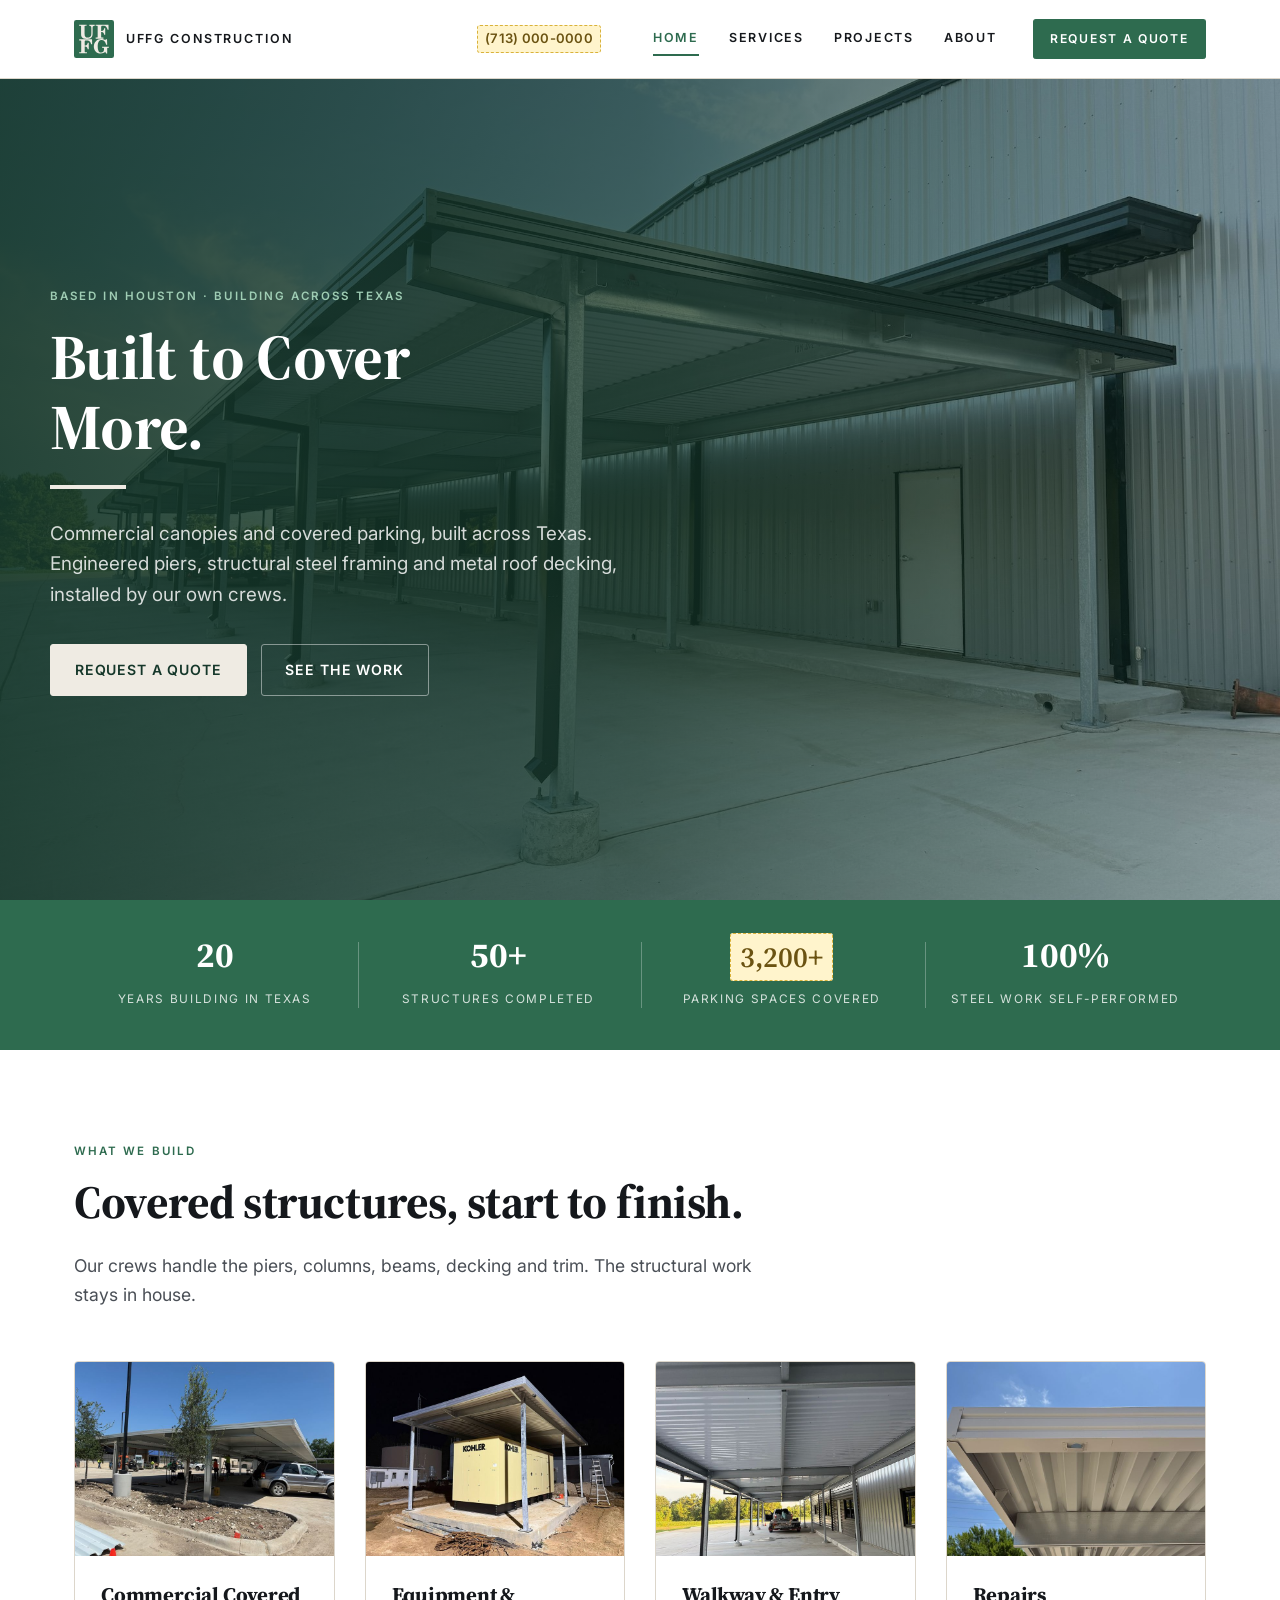
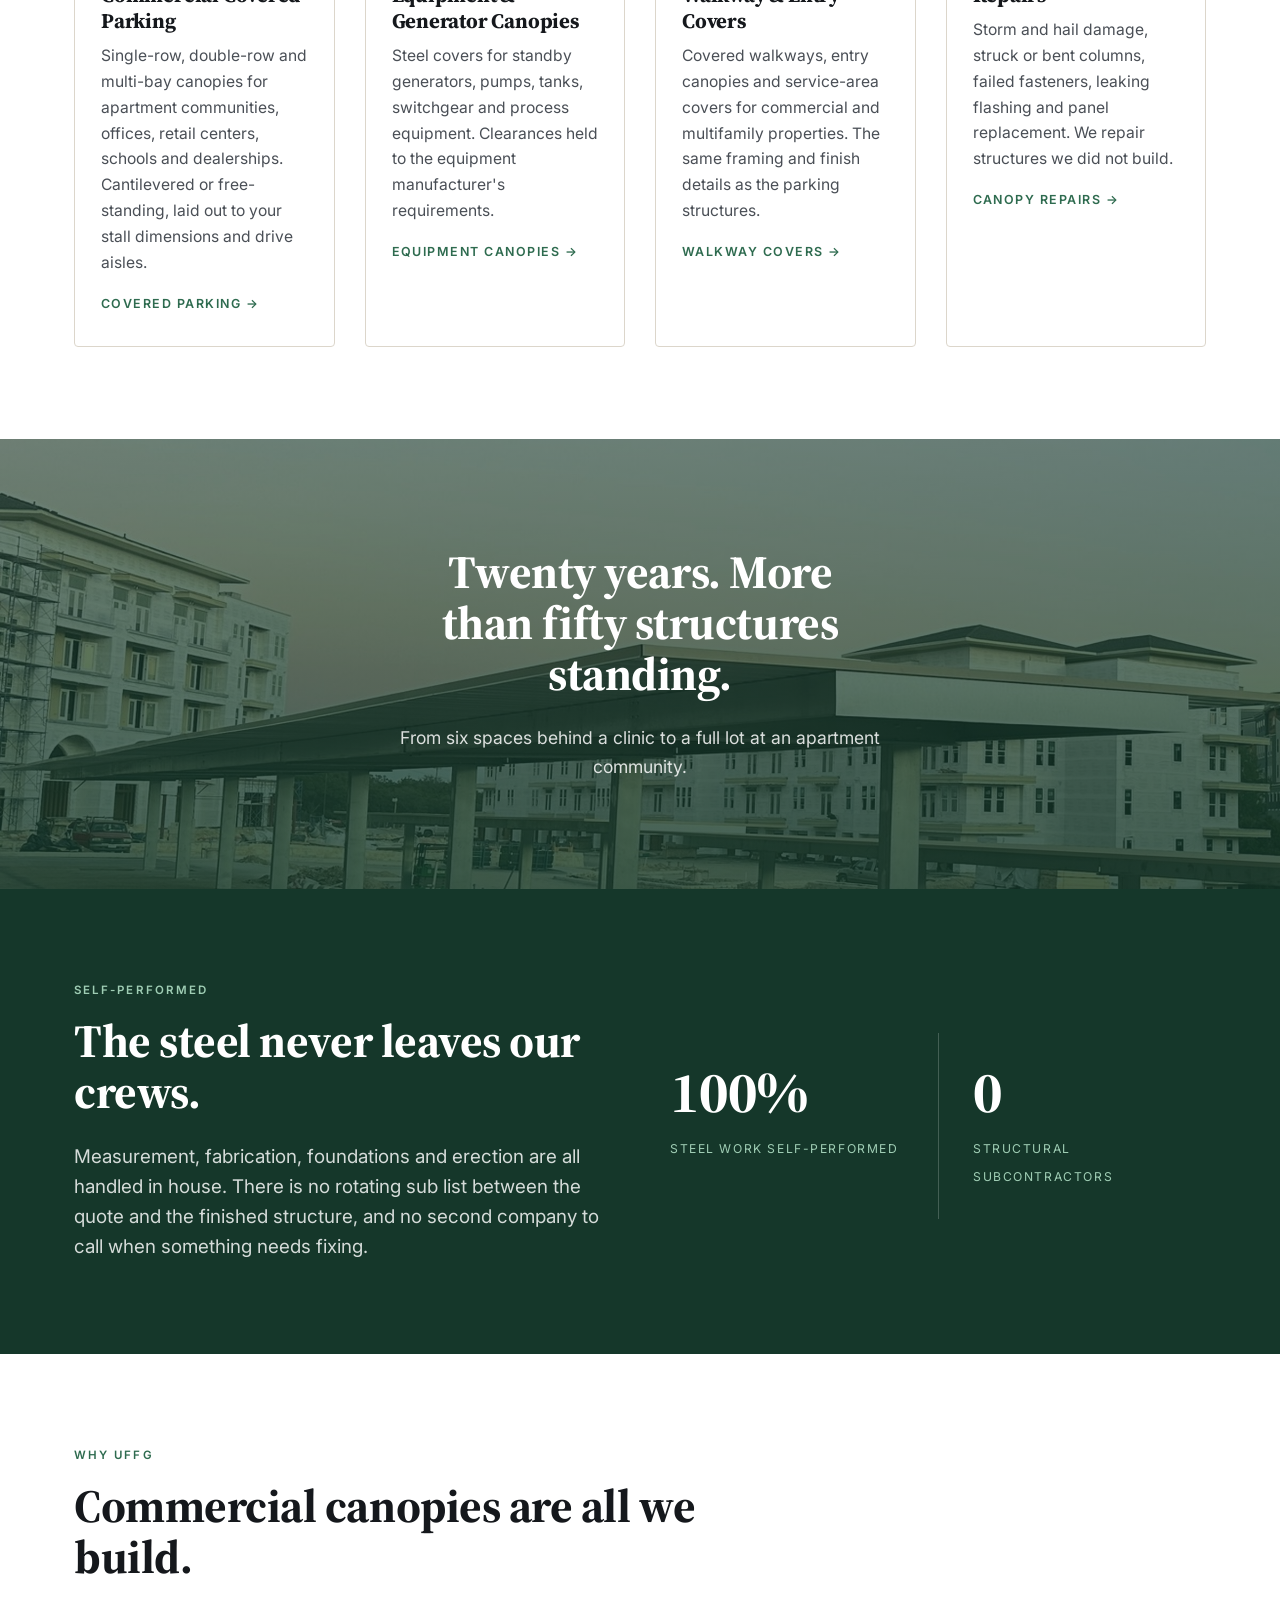
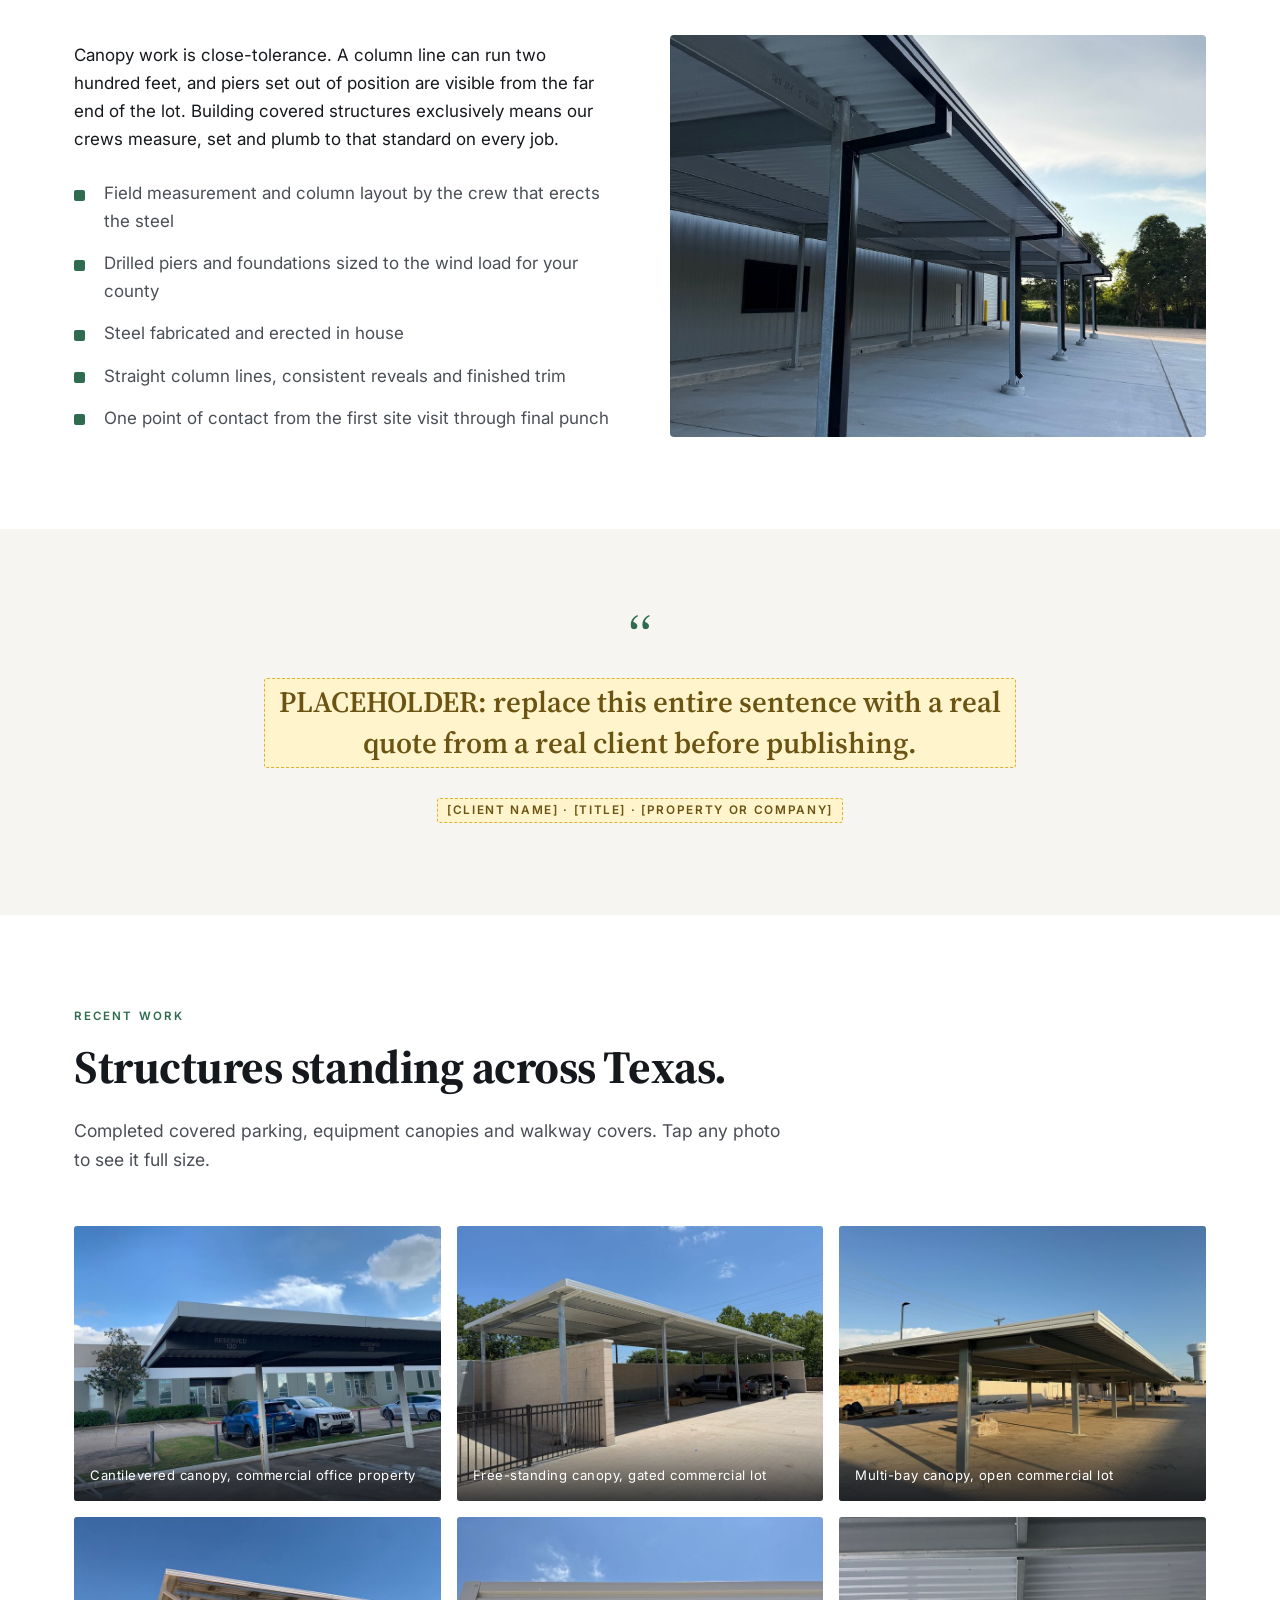
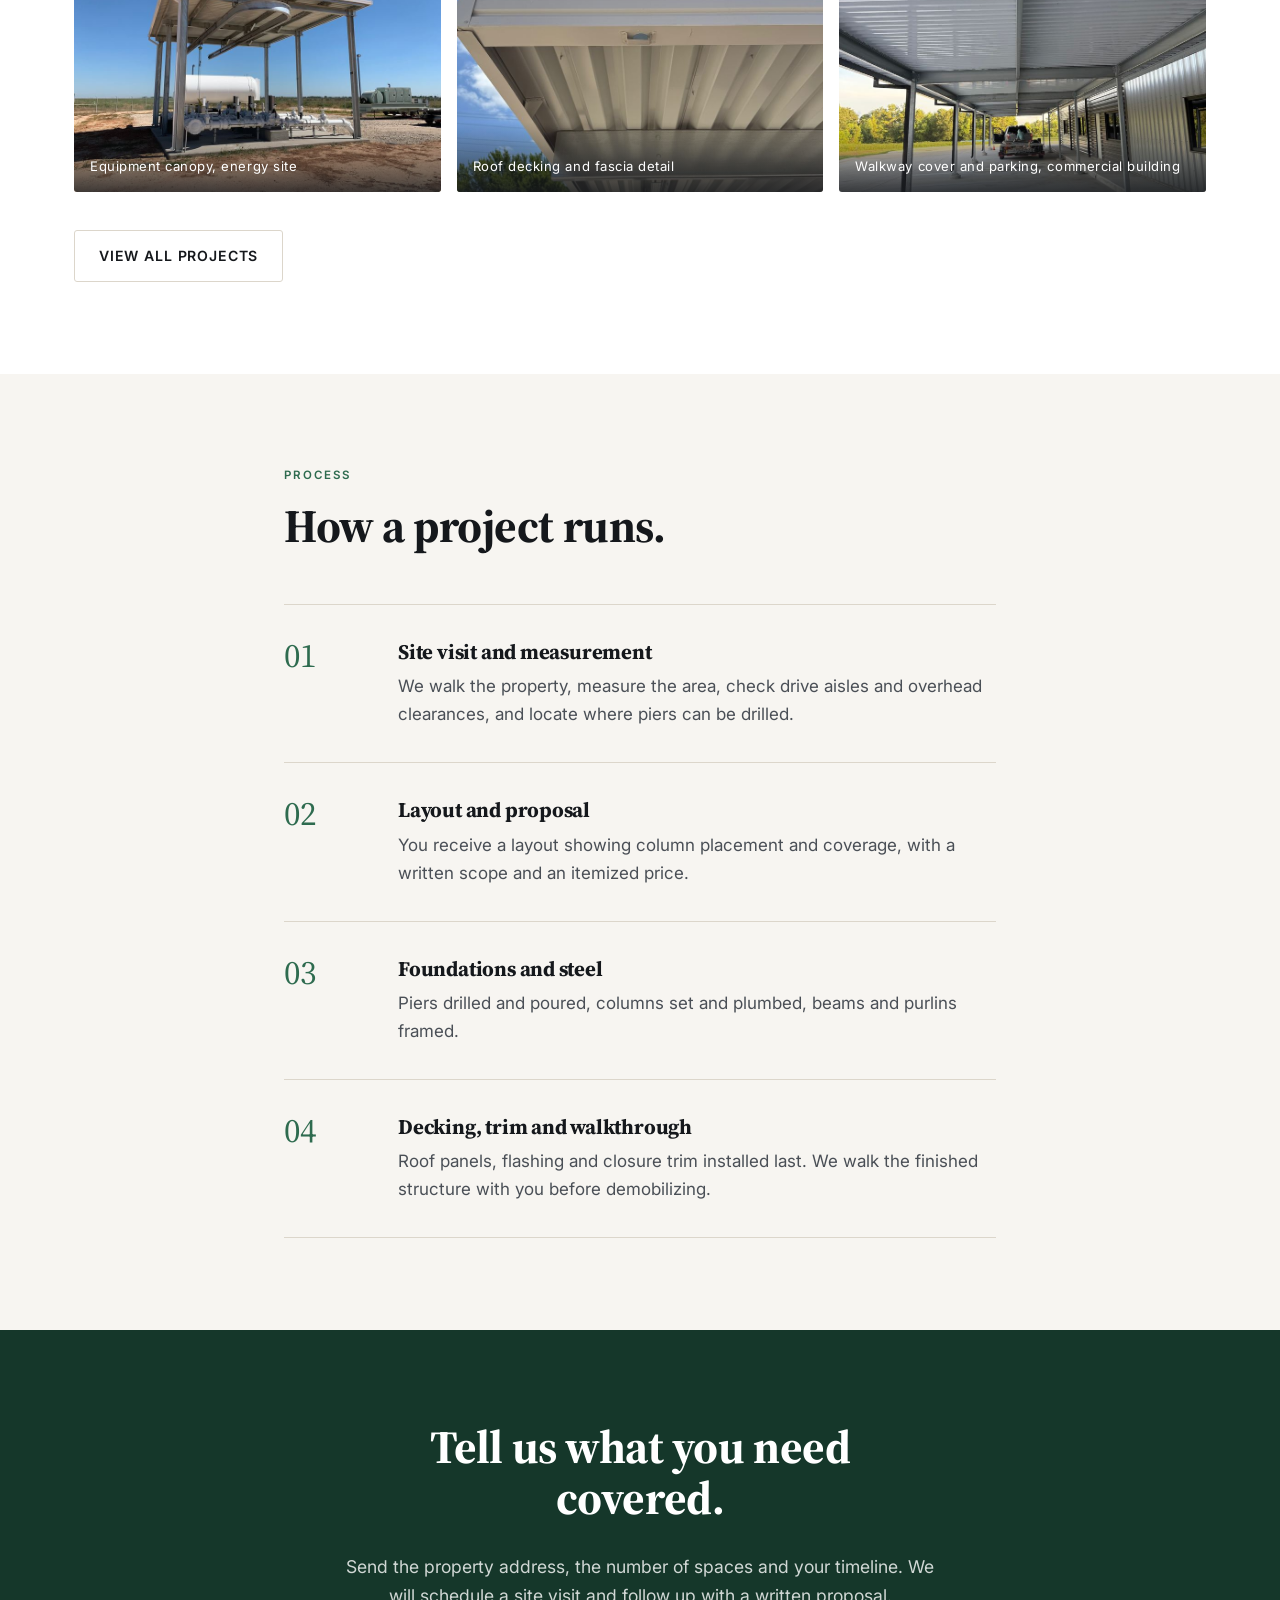
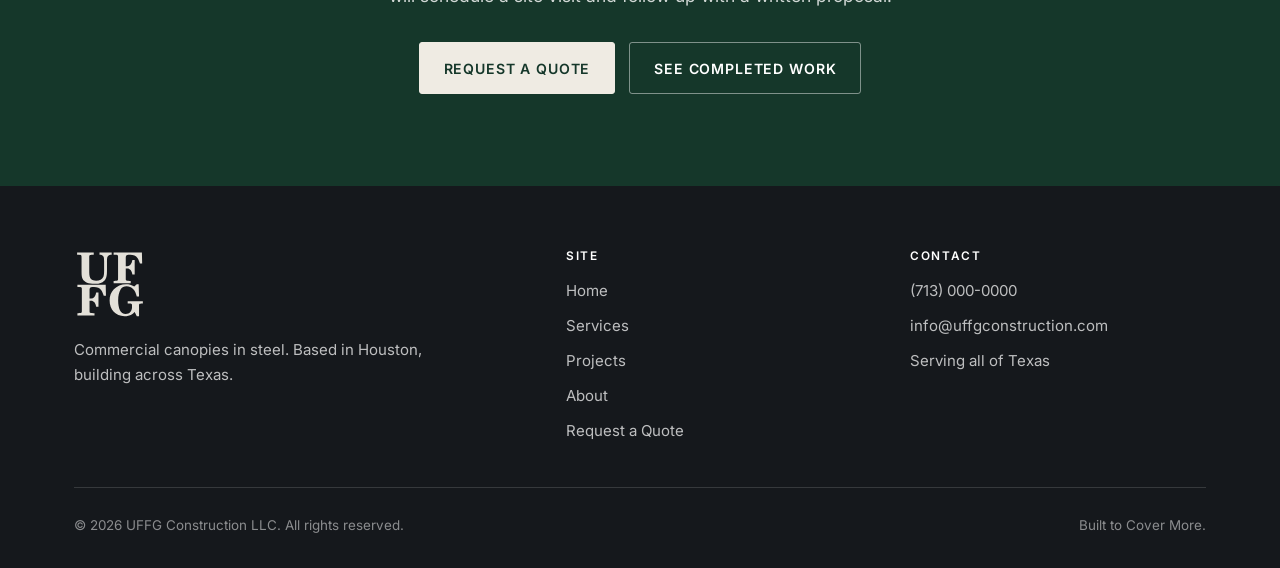
<file: index.html>
<!doctype html>
<html lang="en">
<head>
<meta charset="utf-8">
<meta name="viewport" content="width=device-width, initial-scale=1">
<title>UFFG Construction | Commercial Canopies & Covered Parking in Texas</title>
<meta name="description" content="UFFG Construction builds commercial canopies and covered parking across Texas. Twenty years, self-performed steel, based in Houston.">
<meta property="og:title" content="UFFG Construction | Commercial Canopies & Covered Parking in Texas">
<meta property="og:description" content="UFFG Construction builds commercial canopies and covered parking across Texas. Twenty years, self-performed steel, based in Houston.">
<meta property="og:type" content="website">
<meta property="og:image" content="hero-alt.jpg">
<link rel="icon" href="stamp-box-green.svg" type="image/svg+xml">
<link rel="preconnect" href="https://fonts.googleapis.com">
<link rel="preconnect" href="https://fonts.gstatic.com" crossorigin>
<link href="https://fonts.googleapis.com/css2?family=Inter:wght@400;500;600&family=Source+Serif+4:opsz,wght@8..60,400;8..60,600;8..60,700&display=swap" rel="stylesheet">
<link rel="stylesheet" href="site.css">
</head>
<body>
<header class="site-header">
  <div class="wrap header-inner">
    <a class="brand" href="index.html" aria-label="UFFG Construction home">
      <img class="mark" src="stamp-box-green.svg" alt="UFFG Construction">
      <span class="bname">UFFG Construction</span>
    </a>
    <a class="hdr-phone" href="tel:+17130000000"><span class="placeholder">(713) 000-0000</span></a>
    <button class="nav-toggle" aria-label="Menu" aria-expanded="false" id="navToggle"><span></span></button>
    <nav class="nav" id="nav">
      <a href="index.html" class="active">Home</a><a href="services.html">Services</a><a href="projects.html">Projects</a><a href="about.html">About</a>
      <a class="btn btn-primary" href="contact.html">Request a Quote</a>
    </nav>
  </div>
</header>
<main>
<section class="hero">
  <div class="hero-media">
    <img src="hero-alt.jpg" alt="A steel covered parking canopy running alongside a commercial building">
  </div>
  <div class="wrap hero-inner">
    <span class="eyebrow on-dark">Based in Houston &middot; Building across Texas</span>
    <h1>Built to Cover More.</h1>
    <div class="hero-rule"></div>
    <p class="lede on-dark">Commercial canopies and covered parking, built across Texas. Engineered piers, structural steel framing and metal roof decking, installed by our own crews.</p>
    <div class="hero-cta">
      <a class="btn btn-cream" href="contact.html">Request a Quote</a>
      <a class="btn btn-ghost-light" href="projects.html">See the Work</a>
    </div>
  </div>
</section>

<div class="statbar">
  <div class="wrap">
    <div class="stat"><b>20</b><span>Years building in Texas</span></div>
    <div class="stat"><b>50+</b><span>Structures completed</span></div>
    <div class="stat"><b><span class="placeholder">3,200+</span></b><span>Parking spaces covered</span></div>
    <div class="stat"><b>100%</b><span>Steel work self-performed</span></div>
  </div>
</div>

<section>
  <div class="wrap">
    <div class="sec-head">
      <span class="eyebrow">What we build</span>
      <h2>Covered structures, start to finish.</h2>
      <p>Our crews handle the piers, columns, beams, decking and trim. The structural work stays in house.</p>
    </div>
    <div class="grid grid-4">
      <article class="card">
        <div class="card-media"><img src="parking-rowcars-800.jpg" alt="" loading="lazy"></div>
        <div class="card-body">
          <h3>Commercial Covered Parking</h3>
          <p>Single-row, double-row and multi-bay canopies for apartment communities, offices, retail centers, schools and dealerships. Cantilevered or free-standing, laid out to your stall dimensions and drive aisles.</p>
          <a class="card-link" href="services.html">Covered parking &rarr;</a>
        </div>
      </article>
      <article class="card">
        <div class="card-media"><img src="equip-generator-800.jpg" alt="" loading="lazy"></div>
        <div class="card-body">
          <h3>Equipment &amp; Generator Canopies</h3>
          <p>Steel covers for standby generators, pumps, tanks, switchgear and process equipment. Clearances held to the equipment manufacturer's requirements.</p>
          <a class="card-link" href="services.html">Equipment canopies &rarr;</a>
        </div>
      </article>
      <article class="card">
        <div class="card-media"><img src="parking-walkway-800.jpg" alt="" loading="lazy"></div>
        <div class="card-body">
          <h3>Walkway &amp; Entry Covers</h3>
          <p>Covered walkways, entry canopies and service-area covers for commercial and multifamily properties. The same framing and finish details as the parking structures.</p>
          <a class="card-link" href="services.html">Walkway covers &rarr;</a>
        </div>
      </article>
      <article class="card">
        <div class="card-media"><img src="detail-deck-800.jpg" alt="" loading="lazy"></div>
        <div class="card-body">
          <h3>Repairs</h3>
          <p>Storm and hail damage, struck or bent columns, failed fasteners, leaking flashing and panel replacement. We repair structures we did not build.</p>
          <a class="card-link" href="services.html">Canopy repairs &rarr;</a>
        </div>
      </article>
    </div>
  </div>
</section>

<section class="photoband">
  <img src="band-row.jpg" alt="A continuous canopy run at an apartment community">
  <div class="wrap">
    <h2>Twenty years. More than fifty structures standing.</h2>
    <p>From six spaces behind a clinic to a full lot at an apartment community.</p>
  </div>
</section>

<section class="sec-green">
  <div class="wrap">
    <div class="split">
      <div>
        <span class="eyebrow on-dark">Self-performed</span>
        <h2>The steel never leaves our crews.</h2>
        <p class="lede on-dark">Measurement, fabrication, foundations and erection are all handled in house. There is no rotating sub list between the quote and the finished structure, and no second company to call when something needs fixing.</p>
      </div>
      <div>
        <div class="proof">
          <div><b>100%</b><span>Steel work self-performed</span></div>
          <div><b>0</b><span>Structural subcontractors</span></div>
        </div>
      </div>
    </div>
  </div>
</section>

<section>
  <div class="wrap">
    <div class="sec-head">
      <span class="eyebrow">Why UFFG</span>
      <h2>Commercial canopies are all we build.</h2>
    </div>
    <div class="split">
      <div>
        <p>Canopy work is close-tolerance. A column line can run two hundred feet, and piers set out of position are visible from the far end of the lot. Building covered structures exclusively means our crews measure, set and plumb to that standard on every job.</p>
        <ul class="ticks" style="margin-top:26px">
          <li>Field measurement and column layout by the crew that erects the steel</li>
          <li>Drilled piers and foundations sized to the wind load for your county</li>
          <li>Steel fabricated and erected in house</li>
          <li>Straight column lines, consistent reveals and finished trim</li>
          <li>One point of contact from the first site visit through final punch</li>
        </ul>
      </div>
      <div class="split-media">
        <img src="parking-bayrow.jpg" alt="Cantilevered canopy bays with straight column lines" loading="lazy">
      </div>
    </div>
  </div>
</section>

<section class="sec-cream-2">
  <div class="wrap quote">
    <span class="qmark">&ldquo;</span>
    <blockquote><span class="placeholder">PLACEHOLDER: replace this entire sentence with a real quote from a real client before publishing.</span></blockquote>
    <div class="attrib"><span class="placeholder">[Client name] &middot; [Title] &middot; [Property or company]</span></div>
  </div>
</section>

<section>
  <div class="wrap">
    <div class="sec-head">
      <span class="eyebrow">Recent work</span>
      <h2>Structures standing across Texas.</h2>
      <p>Completed covered parking, equipment canopies and walkway covers. Tap any photo to see it full size.</p>
    </div>
    <div class="gallery">
      <figure class="shot" data-full="parking-office.jpg" data-cap="Cantilevered canopy, commercial office property" role="button" tabindex="0" aria-label="Cantilevered canopy, commercial office property, view larger"><img src="parking-office-800.jpg" alt="" loading="lazy"><figcaption>Cantilevered canopy, commercial office property</figcaption></figure>
      <figure class="shot" data-full="parking-gated.jpg" data-cap="Free-standing canopy, gated commercial lot" role="button" tabindex="0" aria-label="Free-standing canopy, gated commercial lot, view larger"><img src="parking-gated-800.jpg" alt="" loading="lazy"><figcaption>Free-standing canopy, gated commercial lot</figcaption></figure>
      <figure class="shot" data-full="parking-goldenlot.jpg" data-cap="Multi-bay canopy, open commercial lot" role="button" tabindex="0" aria-label="Multi-bay canopy, open commercial lot, view larger"><img src="parking-goldenlot-800.jpg" alt="" loading="lazy"><figcaption>Multi-bay canopy, open commercial lot</figcaption></figure>
      <figure class="shot" data-full="equip-oilfield.jpg" data-cap="Equipment canopy, energy site" role="button" tabindex="0" aria-label="Equipment canopy, energy site, view larger"><img src="equip-oilfield-800.jpg" alt="" loading="lazy"><figcaption>Equipment canopy, energy site</figcaption></figure>
      <figure class="shot" data-full="detail-deck.jpg" data-cap="Roof decking and fascia detail" role="button" tabindex="0" aria-label="Roof decking and fascia detail, view larger"><img src="detail-deck-800.jpg" alt="" loading="lazy"><figcaption>Roof decking and fascia detail</figcaption></figure>
      <figure class="shot" data-full="parking-walkway.jpg" data-cap="Walkway cover and parking, commercial building" role="button" tabindex="0" aria-label="Walkway cover and parking, commercial building, view larger"><img src="parking-walkway-800.jpg" alt="" loading="lazy"><figcaption>Walkway cover and parking, commercial building</figcaption></figure>
    </div>
    <div style="margin-top:38px"><a class="btn btn-ghost" href="projects.html">View All Projects</a></div>
  </div>
</section>

<section class="sec-cream-2">
  <div class="wrap narrow">
    <div class="sec-head">
      <span class="eyebrow">Process</span>
      <h2>How a project runs.</h2>
    </div>
    <div class="steps">
      <div class="step"><div><h3>Site visit and measurement</h3><p>We walk the property, measure the area, check drive aisles and overhead clearances, and locate where piers can be drilled.</p></div></div>
      <div class="step"><div><h3>Layout and proposal</h3><p>You receive a layout showing column placement and coverage, with a written scope and an itemized price.</p></div></div>
      <div class="step"><div><h3>Foundations and steel</h3><p>Piers drilled and poured, columns set and plumbed, beams and purlins framed.</p></div></div>
      <div class="step"><div><h3>Decking, trim and walkthrough</h3><p>Roof panels, flashing and closure trim installed last. We walk the finished structure with you before demobilizing.</p></div></div>
    </div>
  </div>
</section>

<section class="sec-green band">
  <div class="wrap">
    <h2>Tell us what you need covered.</h2>
    <p>Send the property address, the number of spaces and your timeline. We will schedule a site visit and follow up with a written proposal.</p>
    <div class="band-cta">
      <a class="btn btn-cream" href="contact.html">Request a Quote</a>
      <a class="btn btn-ghost-light" href="projects.html">See Completed Work</a>
    </div>
  </div>
</section>
</main>
<footer class="site-footer">
  <div class="wrap">
    <div class="footer-top">
      <div>
        <img class="f-lockup" src="stamp-cream.svg" alt="UFFG Construction" style="height:68px">
        <p style="max-width:42ch;margin-top:20px">Commercial canopies in steel. Based in Houston, building across Texas.</p>
      </div>
      <div>
        <h4>Site</h4>
        <ul>
          <li><a href="index.html">Home</a></li>
          <li><a href="services.html">Services</a></li>
          <li><a href="projects.html">Projects</a></li>
          <li><a href="about.html">About</a></li>
          <li><a href="contact.html">Request a Quote</a></li>
        </ul>
      </div>
      <div>
        <h4>Contact</h4>
        <ul>
          <li><a href="tel:+17130000000">(713) 000-0000</a></li>
          <li><a href="mailto:info@uffgconstruction.com">info@uffgconstruction.com</a></li>
          <li>Serving all of Texas</li>
        </ul>
      </div>
    </div>
    <div class="footer-bottom">
      <span>&copy; <span id="yr">2026</span> UFFG Construction LLC. All rights reserved.</span>
      <span>Built to Cover More.</span>
    </div>
  </div>
</footer>
<script src="site.js"></script>
</body>
</html>
</file>
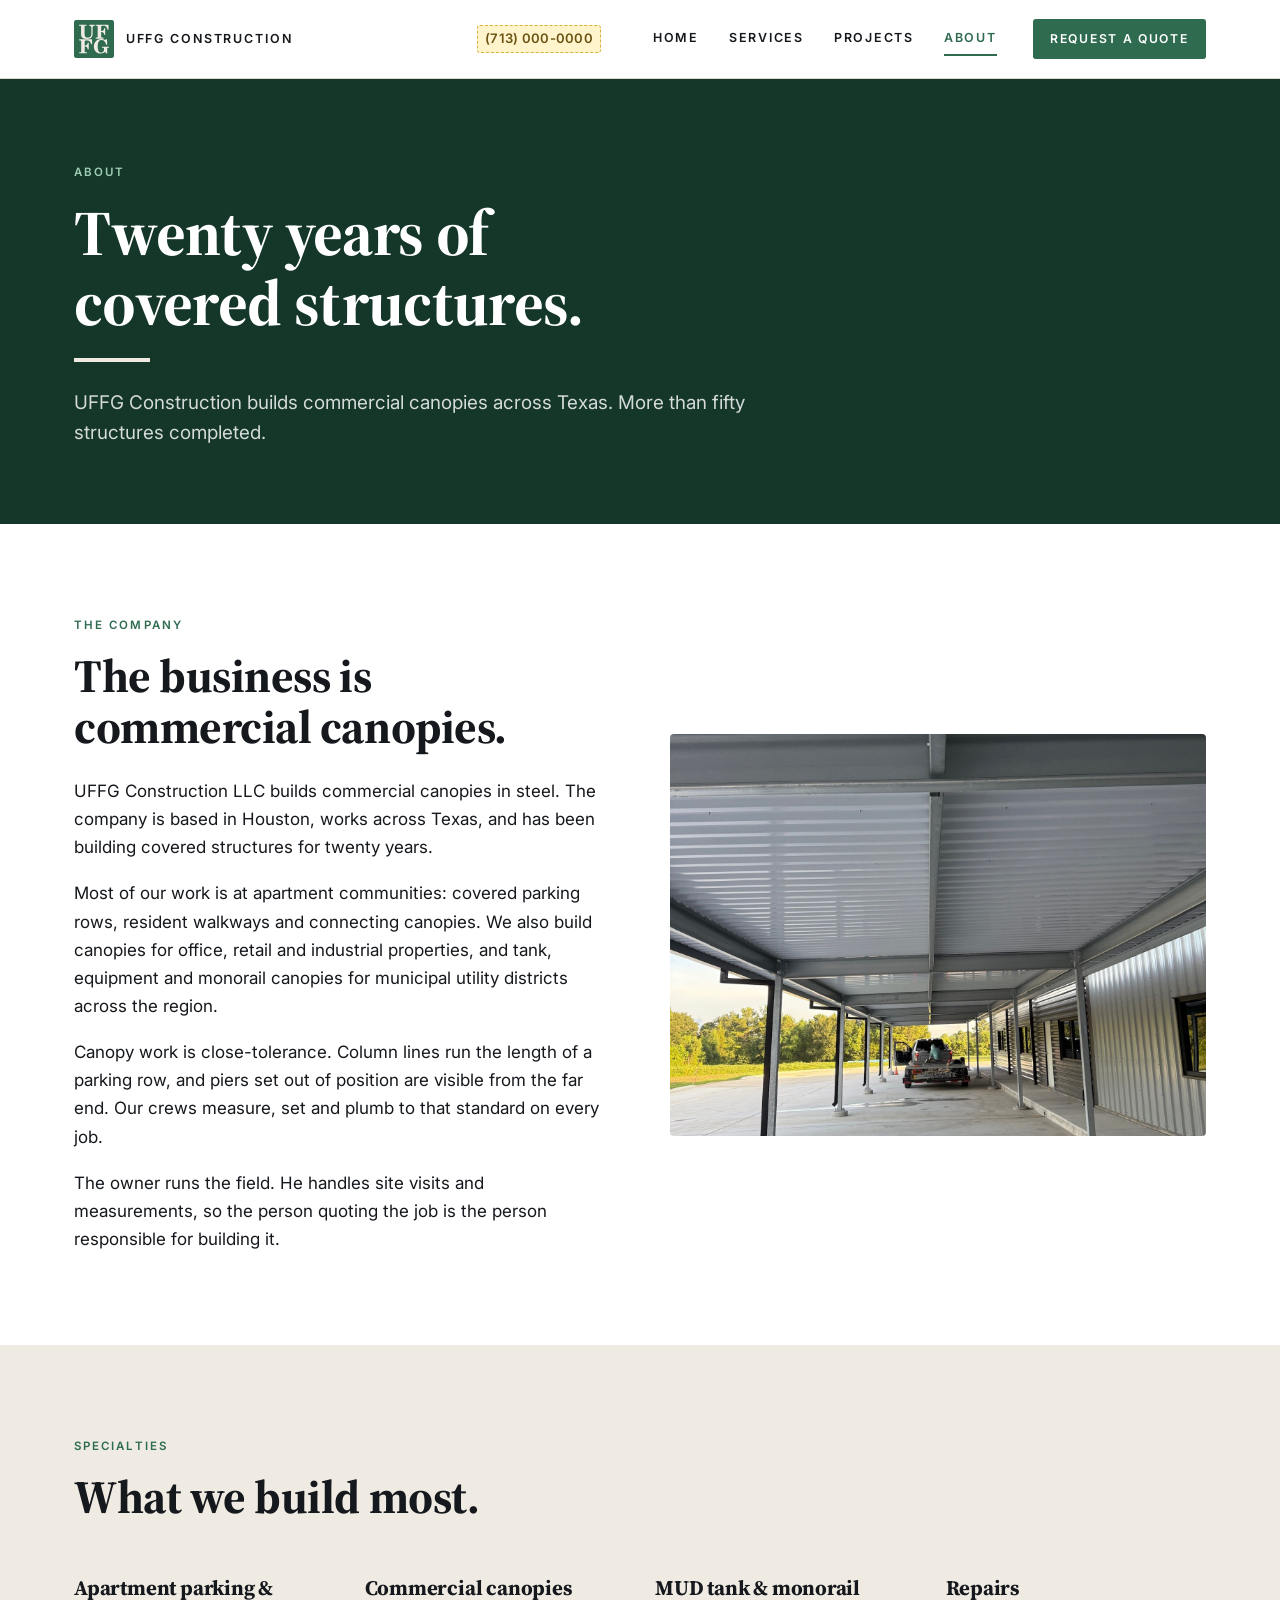
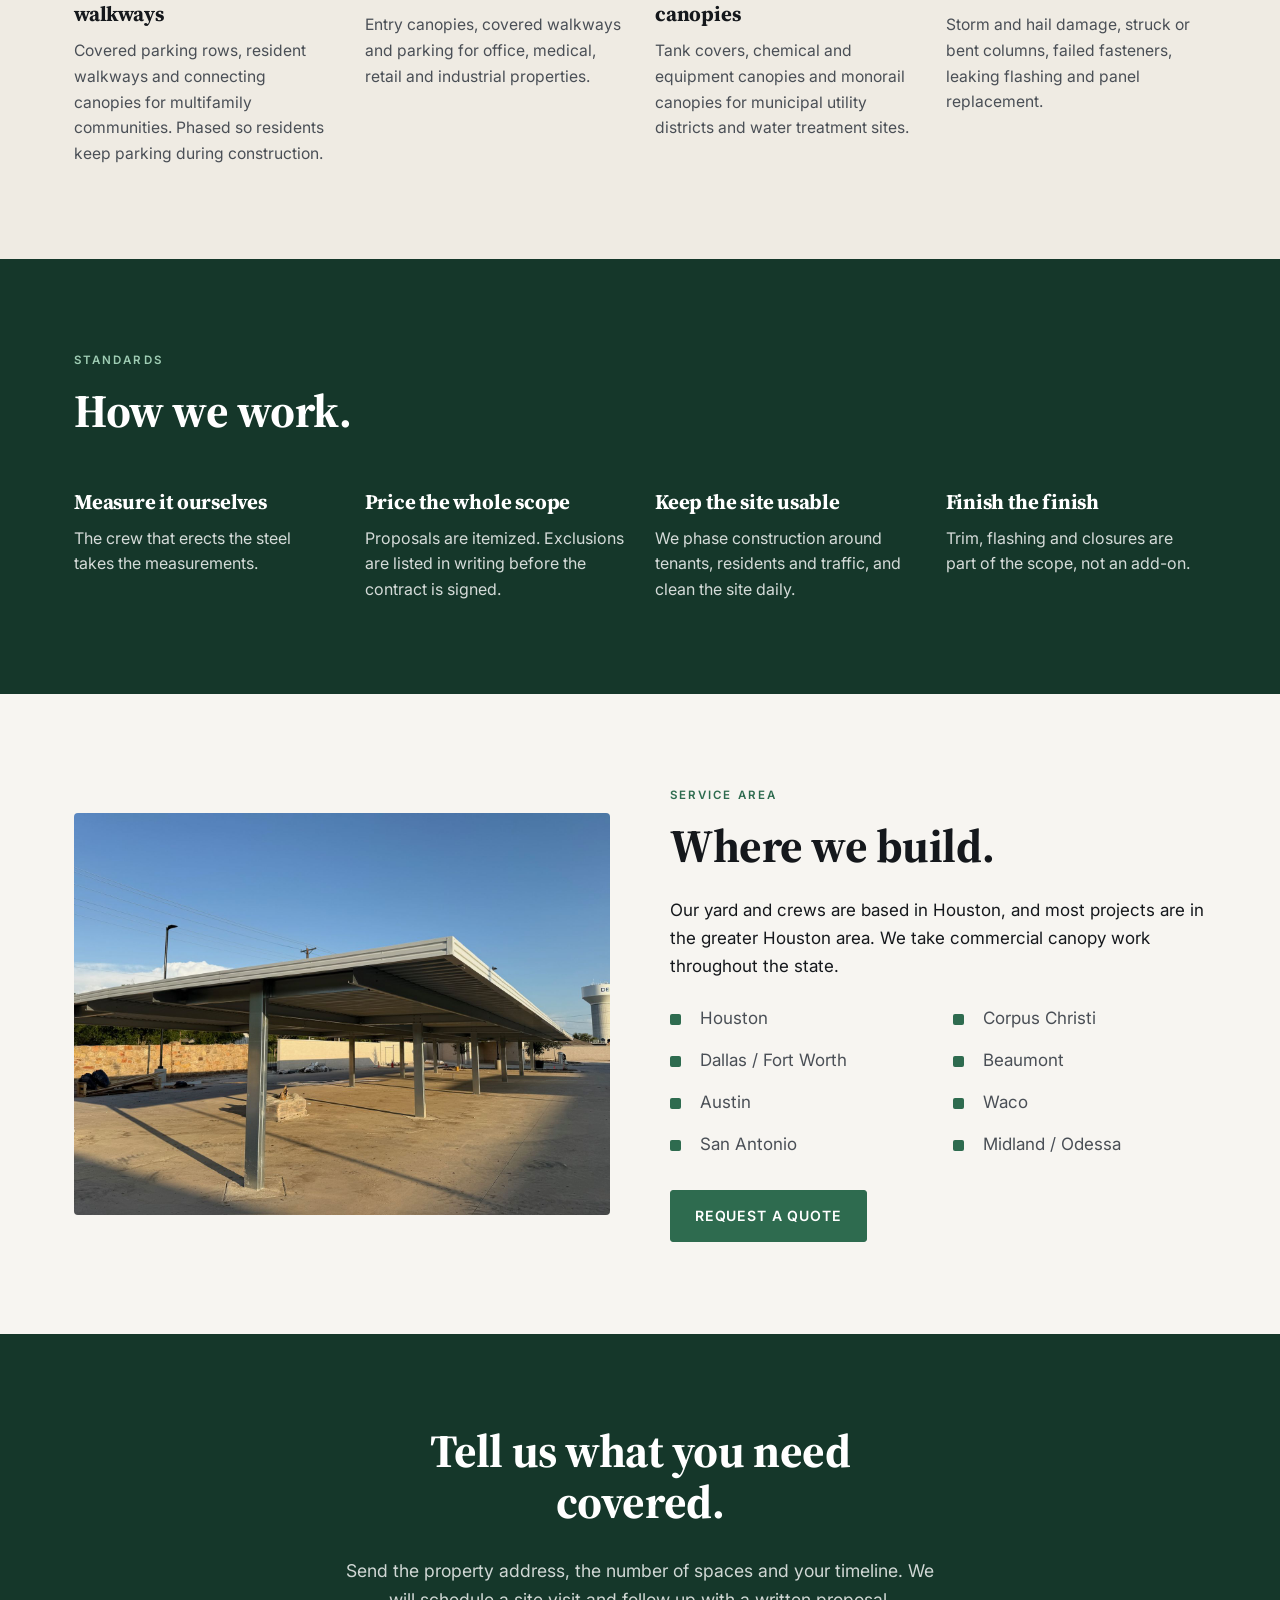
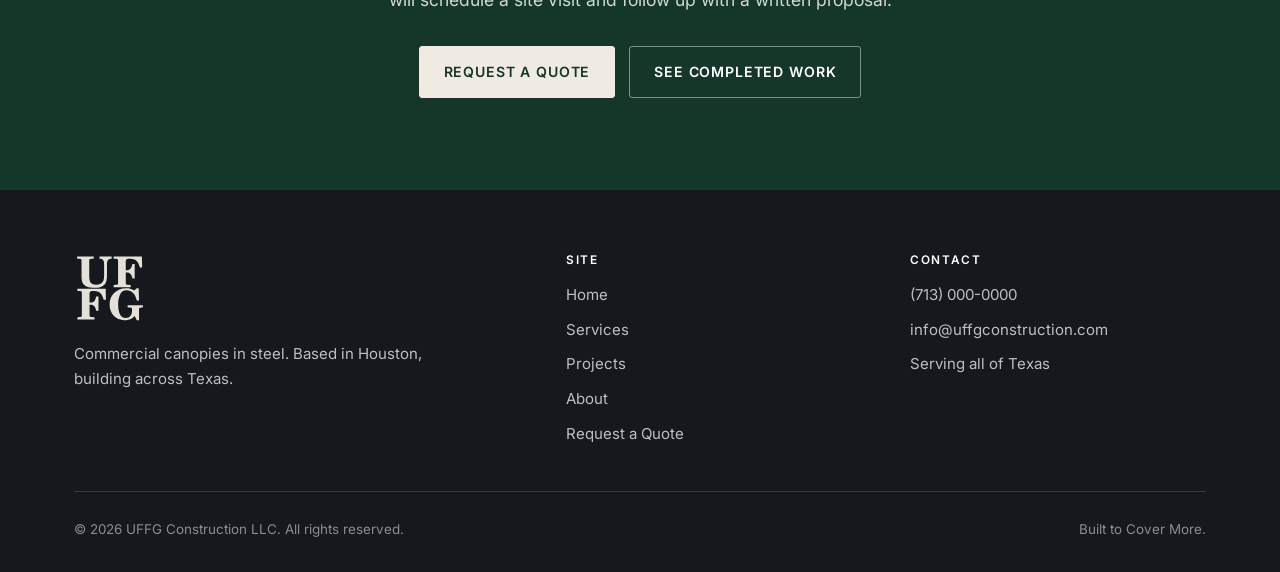
<file: about.html>
<!doctype html>
<html lang="en">
<head>
<meta charset="utf-8">
<meta name="viewport" content="width=device-width, initial-scale=1">
<title>About | UFFG Construction, Texas Canopy Contractor</title>
<meta name="description" content="UFFG Construction LLC builds commercial canopies in steel. Twenty years, based in Houston, working across Texas.">
<meta property="og:title" content="About | UFFG Construction, Texas Canopy Contractor">
<meta property="og:description" content="UFFG Construction LLC builds commercial canopies in steel. Twenty years, based in Houston, working across Texas.">
<meta property="og:type" content="website">
<meta property="og:image" content="hero-alt.jpg">
<link rel="icon" href="stamp-box-green.svg" type="image/svg+xml">
<link rel="preconnect" href="https://fonts.googleapis.com">
<link rel="preconnect" href="https://fonts.gstatic.com" crossorigin>
<link href="https://fonts.googleapis.com/css2?family=Inter:wght@400;500;600&family=Source+Serif+4:opsz,wght@8..60,400;8..60,600;8..60,700&display=swap" rel="stylesheet">
<link rel="stylesheet" href="site.css">
</head>
<body>
<header class="site-header">
  <div class="wrap header-inner">
    <a class="brand" href="index.html" aria-label="UFFG Construction home">
      <img class="mark" src="stamp-box-green.svg" alt="UFFG Construction">
      <span class="bname">UFFG Construction</span>
    </a>
    <a class="hdr-phone" href="tel:+17130000000"><span class="placeholder">(713) 000-0000</span></a>
    <button class="nav-toggle" aria-label="Menu" aria-expanded="false" id="navToggle"><span></span></button>
    <nav class="nav" id="nav">
      <a href="index.html">Home</a><a href="services.html">Services</a><a href="projects.html">Projects</a><a href="about.html" class="active">About</a>
      <a class="btn btn-primary" href="contact.html">Request a Quote</a>
    </nav>
  </div>
</header>
<main>
<section class="page-hero">
  <div class="wrap">
    <span class="eyebrow on-dark">About</span>
    <h1>Twenty years of<br>covered structures.</h1>
    <div class="hero-rule"></div>
    <p class="lede on-dark">UFFG Construction builds commercial canopies across Texas. More than fifty structures completed.</p>
  </div>
</section>

<section>
  <div class="wrap">
    <div class="split">
      <div>
        <span class="eyebrow">The company</span>
        <h2>The business is commercial canopies.</h2>
        <p>UFFG Construction LLC builds commercial canopies in steel. The company is based in Houston, works across Texas, and has been building covered structures for twenty years.</p>
        <p>Most of our work is at apartment communities: covered parking rows, resident walkways and connecting canopies. We also build canopies for office, retail and industrial properties, and tank, equipment and monorail canopies for municipal utility districts across the region.</p>
        <p>Canopy work is close-tolerance. Column lines run the length of a parking row, and piers set out of position are visible from the far end. Our crews measure, set and plumb to that standard on every job.</p>
        <p>The owner runs the field. He handles site visits and measurements, so the person quoting the job is the person responsible for building it.</p>
      </div>
      <div class="split-media">
        <img src="parking-walkway.jpg" alt="Covered walkway and parking alongside a commercial building" loading="lazy">
      </div>
    </div>
  </div>
</section>

<section class="sec-cream">
  <div class="wrap">
    <div class="sec-head">
      <span class="eyebrow">Specialties</span>
      <h2>What we build most.</h2>
    </div>
    <div class="grid grid-4">
      <div>
        <h3>Apartment parking &amp; walkways</h3>
        <p style="color:var(--ink-70);font-size:.98rem">Covered parking rows, resident walkways and connecting canopies for multifamily communities. Phased so residents keep parking during construction.</p>
      </div>
      <div>
        <h3>Commercial canopies</h3>
        <p style="color:var(--ink-70);font-size:.98rem">Entry canopies, covered walkways and parking for office, medical, retail and industrial properties.</p>
      </div>
      <div>
        <h3>MUD tank &amp; monorail canopies</h3>
        <p style="color:var(--ink-70);font-size:.98rem">Tank covers, chemical and equipment canopies and monorail canopies for municipal utility districts and water treatment sites.</p>
      </div>
      <div>
        <h3>Repairs</h3>
        <p style="color:var(--ink-70);font-size:.98rem">Storm and hail damage, struck or bent columns, failed fasteners, leaking flashing and panel replacement.</p>
      </div>
    </div>
  </div>
</section>

<section class="sec-green">
  <div class="wrap">
    <div class="sec-head">
      <span class="eyebrow on-dark">Standards</span>
      <h2>How we work.</h2>
    </div>
    <div class="grid grid-4">
      <div>
        <h3>Measure it ourselves</h3>
        <p class="lede on-dark" style="font-size:1rem">The crew that erects the steel takes the measurements.</p>
      </div>
      <div>
        <h3>Price the whole scope</h3>
        <p class="lede on-dark" style="font-size:1rem">Proposals are itemized. Exclusions are listed in writing before the contract is signed.</p>
      </div>
      <div>
        <h3>Keep the site usable</h3>
        <p class="lede on-dark" style="font-size:1rem">We phase construction around tenants, residents and traffic, and clean the site daily.</p>
      </div>
      <div>
        <h3>Finish the finish</h3>
        <p class="lede on-dark" style="font-size:1rem">Trim, flashing and closures are part of the scope, not an add-on.</p>
      </div>
    </div>
  </div>
</section>

<section class="sec-cream-2">
  <div class="wrap">
    <div class="split">
      <div class="split-media">
        <img src="parking-goldenlot.jpg" alt="A completed canopy run across a commercial lot" loading="lazy">
      </div>
      <div>
        <span class="eyebrow">Service area</span>
        <h2>Where we build.</h2>
        <p>Our yard and crews are based in Houston, and most projects are in the greater Houston area. We take commercial canopy work throughout the state.</p>
        <div class="grid grid-2" style="gap:0 30px;margin-top:24px">
          <ul class="ticks">
            <li>Houston</li><li>Dallas / Fort Worth</li><li>Austin</li><li>San Antonio</li>
          </ul>
          <ul class="ticks">
            <li>Corpus Christi</li><li>Beaumont</li><li>Waco</li><li>Midland / Odessa</li>
          </ul>
        </div>
        <div style="margin-top:32px"><a class="btn btn-primary" href="contact.html">Request a Quote</a></div>
      </div>
    </div>
  </div>
</section>

<section class="sec-green band">
  <div class="wrap">
    <h2>Tell us what you need covered.</h2>
    <p>Send the property address, the number of spaces and your timeline. We will schedule a site visit and follow up with a written proposal.</p>
    <div class="band-cta">
      <a class="btn btn-cream" href="contact.html">Request a Quote</a>
      <a class="btn btn-ghost-light" href="projects.html">See Completed Work</a>
    </div>
  </div>
</section>
</main>
<footer class="site-footer">
  <div class="wrap">
    <div class="footer-top">
      <div>
        <img class="f-lockup" src="stamp-cream.svg" alt="UFFG Construction" style="height:68px">
        <p style="max-width:42ch;margin-top:20px">Commercial canopies in steel. Based in Houston, building across Texas.</p>
      </div>
      <div>
        <h4>Site</h4>
        <ul>
          <li><a href="index.html">Home</a></li>
          <li><a href="services.html">Services</a></li>
          <li><a href="projects.html">Projects</a></li>
          <li><a href="about.html">About</a></li>
          <li><a href="contact.html">Request a Quote</a></li>
        </ul>
      </div>
      <div>
        <h4>Contact</h4>
        <ul>
          <li><a href="tel:+17130000000">(713) 000-0000</a></li>
          <li><a href="mailto:info@uffgconstruction.com">info@uffgconstruction.com</a></li>
          <li>Serving all of Texas</li>
        </ul>
      </div>
    </div>
    <div class="footer-bottom">
      <span>&copy; <span id="yr">2026</span> UFFG Construction LLC. All rights reserved.</span>
      <span>Built to Cover More.</span>
    </div>
  </div>
</footer>
<script src="site.js"></script>
</body>
</html>
</file>
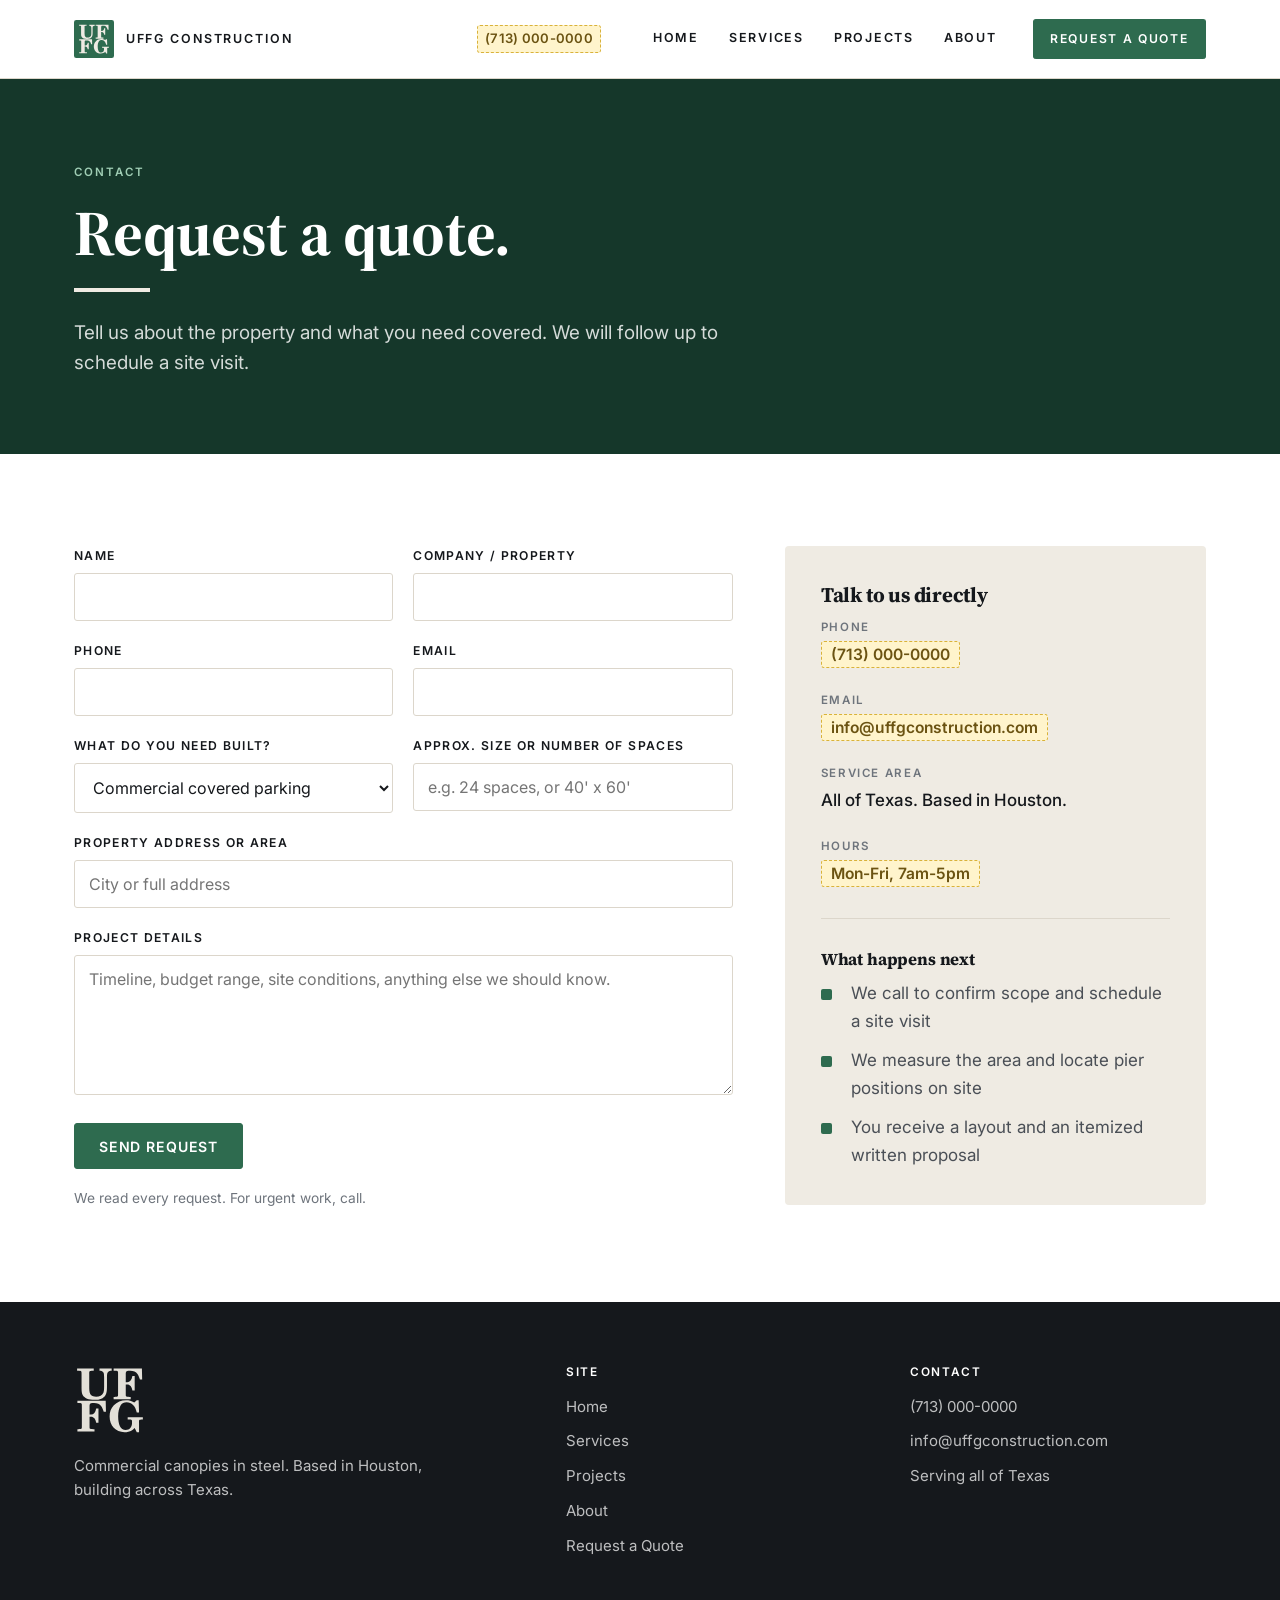
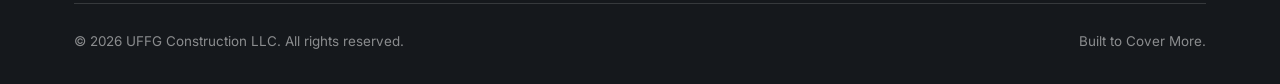
<file: contact.html>
<!doctype html>
<html lang="en">
<head>
<meta charset="utf-8">
<meta name="viewport" content="width=device-width, initial-scale=1">
<title>Request a Quote | UFFG Construction | Texas</title>
<meta name="description" content="Request a quote for commercial canopies, covered parking, equipment covers or canopy repairs anywhere in Texas.">
<meta property="og:title" content="Request a Quote | UFFG Construction | Texas">
<meta property="og:description" content="Request a quote for commercial canopies, covered parking, equipment covers or canopy repairs anywhere in Texas.">
<meta property="og:type" content="website">
<meta property="og:image" content="hero-alt.jpg">
<link rel="icon" href="stamp-box-green.svg" type="image/svg+xml">
<link rel="preconnect" href="https://fonts.googleapis.com">
<link rel="preconnect" href="https://fonts.gstatic.com" crossorigin>
<link href="https://fonts.googleapis.com/css2?family=Inter:wght@400;500;600&family=Source+Serif+4:opsz,wght@8..60,400;8..60,600;8..60,700&display=swap" rel="stylesheet">
<link rel="stylesheet" href="site.css">
</head>
<body>
<header class="site-header">
  <div class="wrap header-inner">
    <a class="brand" href="index.html" aria-label="UFFG Construction home">
      <img class="mark" src="stamp-box-green.svg" alt="UFFG Construction">
      <span class="bname">UFFG Construction</span>
    </a>
    <a class="hdr-phone" href="tel:+17130000000"><span class="placeholder">(713) 000-0000</span></a>
    <button class="nav-toggle" aria-label="Menu" aria-expanded="false" id="navToggle"><span></span></button>
    <nav class="nav" id="nav">
      <a href="index.html">Home</a><a href="services.html">Services</a><a href="projects.html">Projects</a><a href="about.html">About</a>
      <a class="btn btn-primary" href="contact.html">Request a Quote</a>
    </nav>
  </div>
</header>
<main>
<section class="page-hero">
  <div class="wrap">
    <span class="eyebrow on-dark">Contact</span>
    <h1>Request a quote.</h1>
    <div class="hero-rule"></div>
    <p class="lede on-dark">Tell us about the property and what you need covered. We will follow up to schedule a site visit.</p>
  </div>
</section>

<section>
  <div class="wrap">
    <div class="split form-split" style="align-items:start;gap:52px">
      <div>
        <form action="https://formsubmit.co/info@uffgconstruction.com" method="POST">
          <input type="hidden" name="_subject" value="New quote request from the UFFG website">
          <input type="hidden" name="_captcha" value="false">
          <input type="hidden" name="_template" value="table">
          <input type="hidden" name="_next" value="https://uffgconstruction.com/thank-you.html">
          <input type="text" name="_honey" class="hp" tabindex="-1" autocomplete="off" aria-hidden="true">
          <div class="form-grid">
            <div class="field"><label for="name">Name</label>
              <input id="name" name="Name" type="text" required autocomplete="name"></div>
            <div class="field"><label for="company">Company / property</label>
              <input id="company" name="Company" type="text" autocomplete="organization"></div>
            <div class="field"><label for="phone">Phone</label>
              <input id="phone" name="Phone" type="tel" required autocomplete="tel"></div>
            <div class="field"><label for="email">Email</label>
              <input id="email" name="Email" type="email" required autocomplete="email"></div>
            <div class="field"><label for="type">What do you need built?</label>
              <select id="type" name="Project type">
                <option>Commercial covered parking</option>
                <option>Equipment or generator canopy</option>
                <option>Walkway or entry canopy</option>
                <option>MUD tank or monorail canopy</option>
                <option>Screen wall or enclosure</option>
                <option>Repair to an existing canopy</option>
                <option>Not sure yet</option>
              </select></div>
            <div class="field"><label for="spaces">Approx. size or number of spaces</label>
              <input id="spaces" name="Size or spaces" type="text" placeholder="e.g. 24 spaces, or 40' x 60'"></div>
            <div class="field full"><label for="location">Property address or area</label>
              <input id="location" name="Location" type="text" placeholder="City or full address"></div>
            <div class="field full"><label for="msg">Project details</label>
              <textarea id="msg" name="Details" placeholder="Timeline, budget range, site conditions, anything else we should know."></textarea></div>
          </div>
          <div style="margin-top:28px"><button class="btn btn-primary" type="submit">Send Request</button></div>
          <p class="form-note">We read every request. For urgent work, call.</p>
        </form>
      </div>
      <aside class="contact-panel">
        <h3>Talk to us directly</h3>
        <div class="contact-list">
          <div><div class="k">Phone</div><div class="v"><a href="tel:+17130000000"><span class="placeholder">(713) 000-0000</span></a></div></div>
          <div><div class="k">Email</div><div class="v"><a href="mailto:info@uffgconstruction.com"><span class="placeholder">info@uffgconstruction.com</span></a></div></div>
          <div><div class="k">Service area</div><div class="v">All of Texas. Based in Houston.</div></div>
          <div><div class="k">Hours</div><div class="v"><span class="placeholder">Mon-Fri, 7am-5pm</span></div></div>
        </div>
        <hr style="border:0;border-top:1px solid var(--line);margin:30px 0">
        <h3 style="font-size:1.05rem">What happens next</h3>
        <ul class="ticks" style="gap:11px">
          <li>We call to confirm scope and schedule a site visit</li>
          <li>We measure the area and locate pier positions on site</li>
          <li>You receive a layout and an itemized written proposal</li>
        </ul>
      </aside>
    </div>
  </div>
</section>
</main>
<footer class="site-footer">
  <div class="wrap">
    <div class="footer-top">
      <div>
        <img class="f-lockup" src="stamp-cream.svg" alt="UFFG Construction" style="height:68px">
        <p style="max-width:42ch;margin-top:20px">Commercial canopies in steel. Based in Houston, building across Texas.</p>
      </div>
      <div>
        <h4>Site</h4>
        <ul>
          <li><a href="index.html">Home</a></li>
          <li><a href="services.html">Services</a></li>
          <li><a href="projects.html">Projects</a></li>
          <li><a href="about.html">About</a></li>
          <li><a href="contact.html">Request a Quote</a></li>
        </ul>
      </div>
      <div>
        <h4>Contact</h4>
        <ul>
          <li><a href="tel:+17130000000">(713) 000-0000</a></li>
          <li><a href="mailto:info@uffgconstruction.com">info@uffgconstruction.com</a></li>
          <li>Serving all of Texas</li>
        </ul>
      </div>
    </div>
    <div class="footer-bottom">
      <span>&copy; <span id="yr">2026</span> UFFG Construction LLC. All rights reserved.</span>
      <span>Built to Cover More.</span>
    </div>
  </div>
</footer>
<script src="site.js"></script>
</body>
</html>
</file>
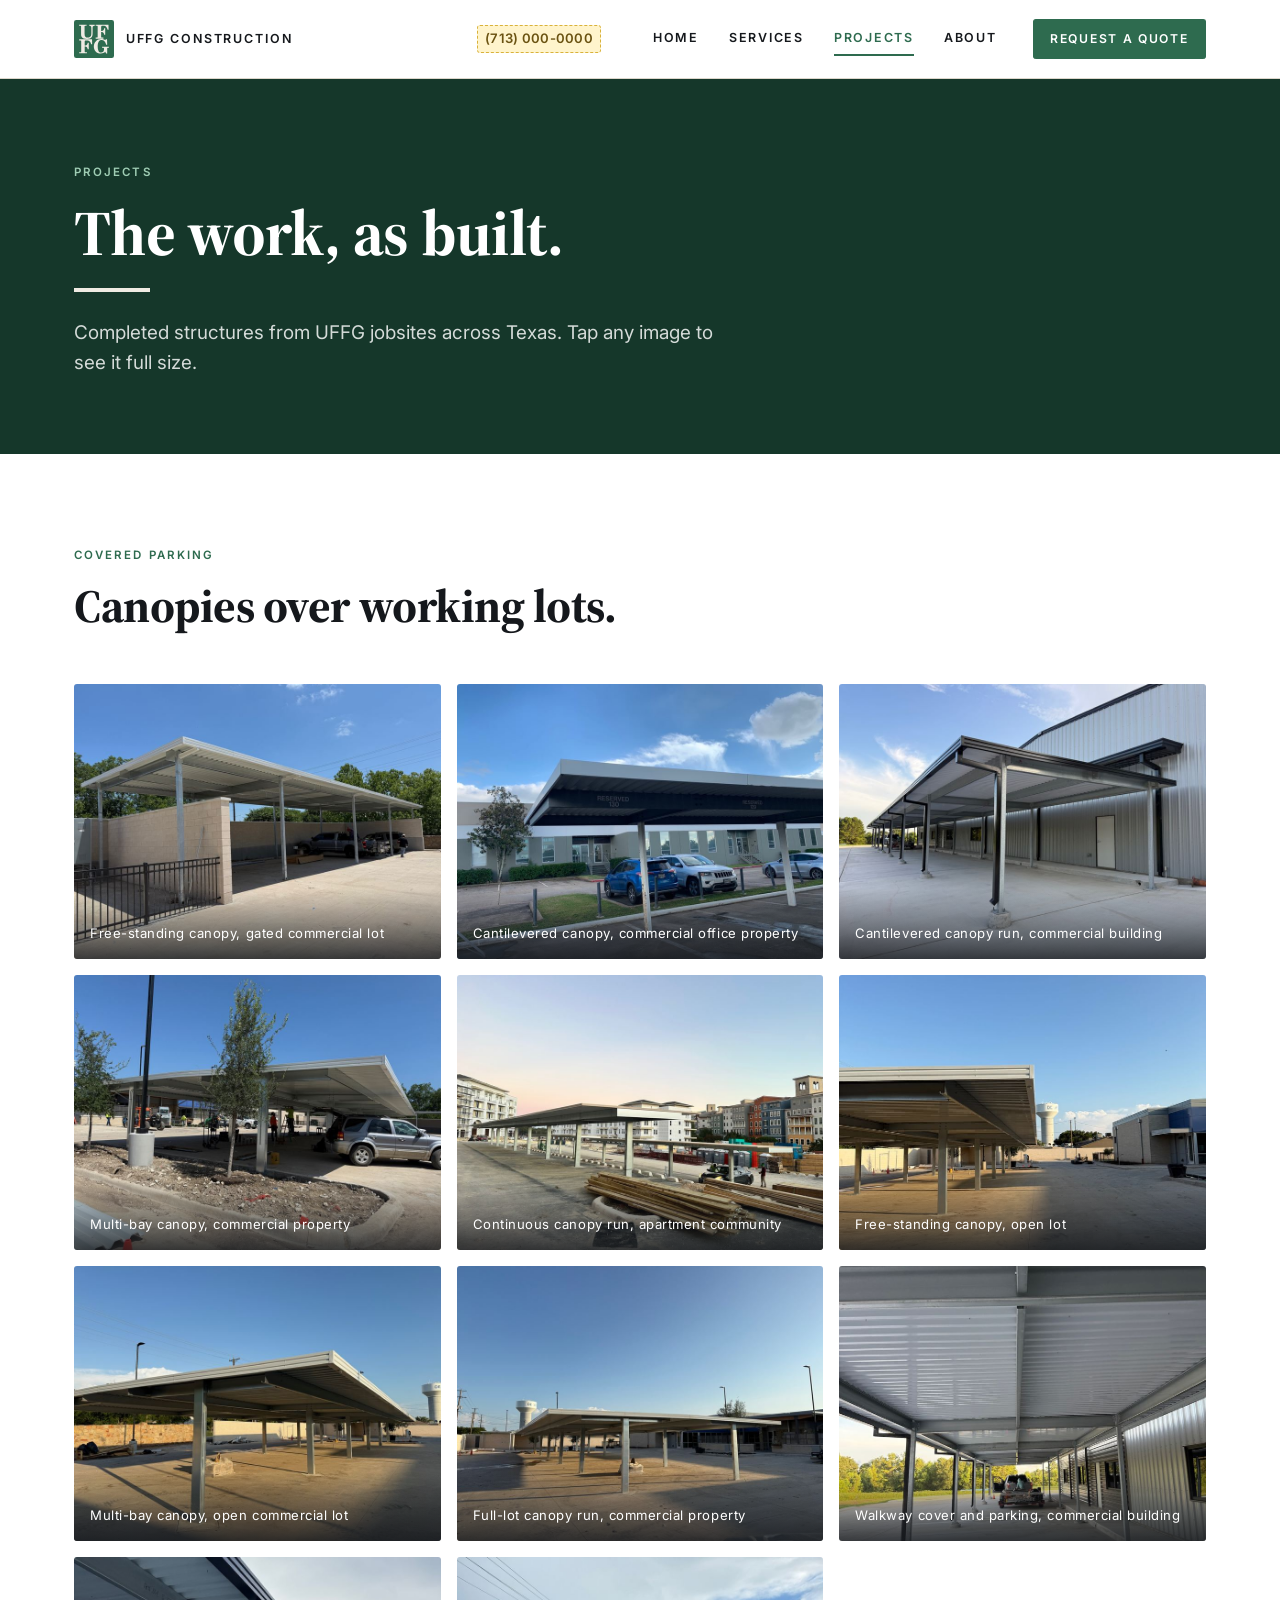
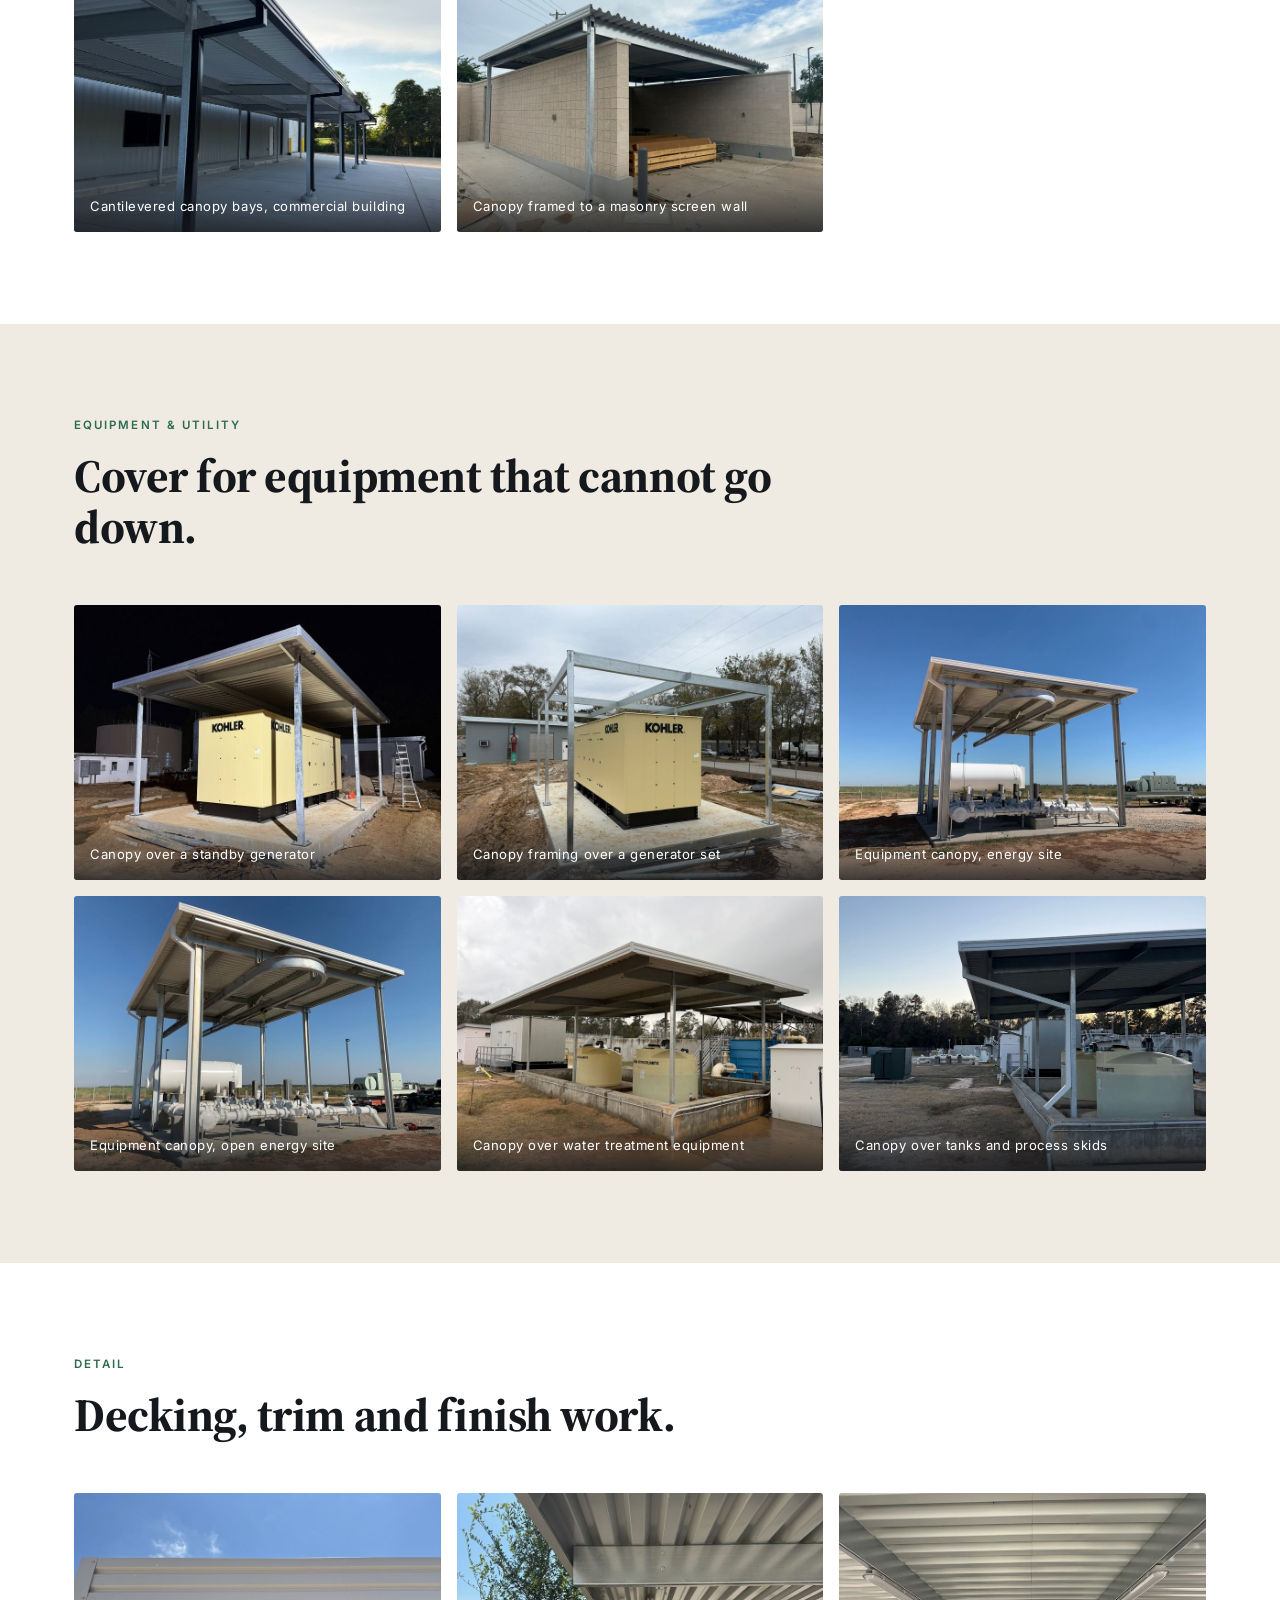
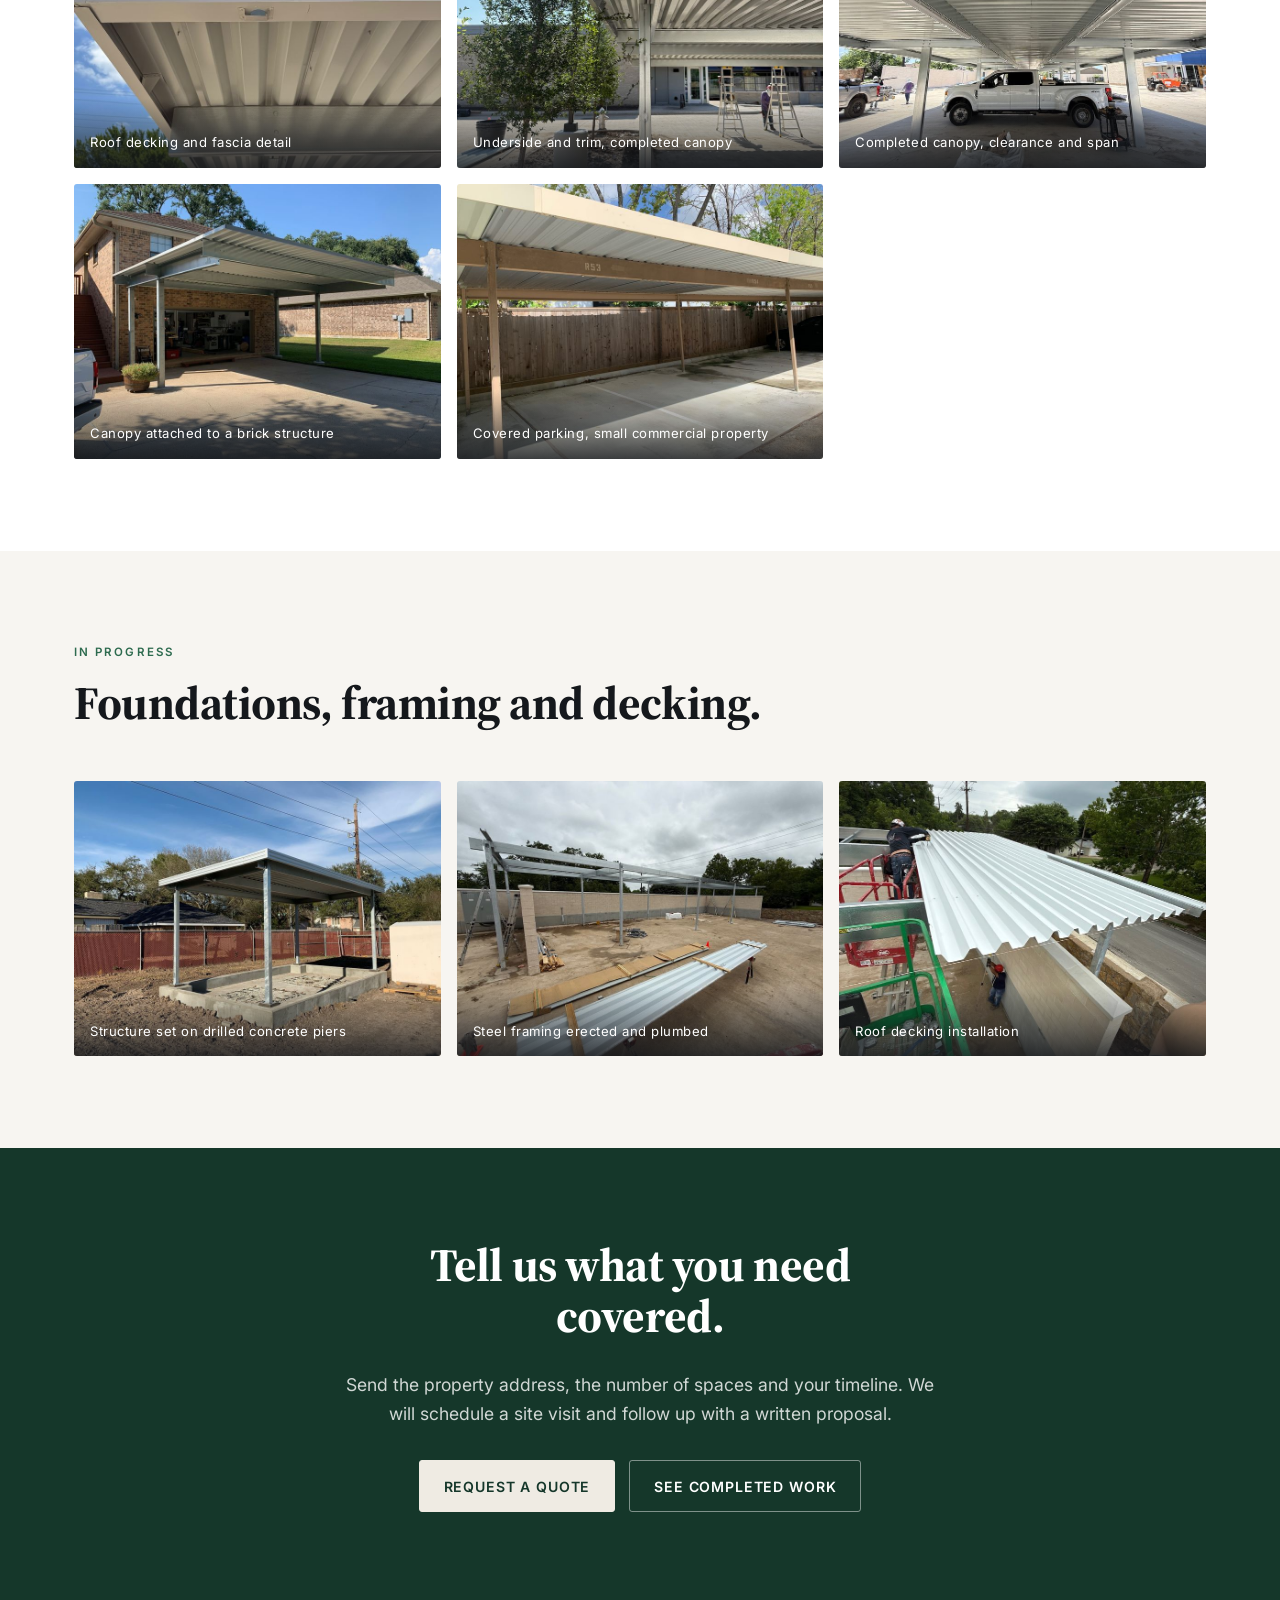
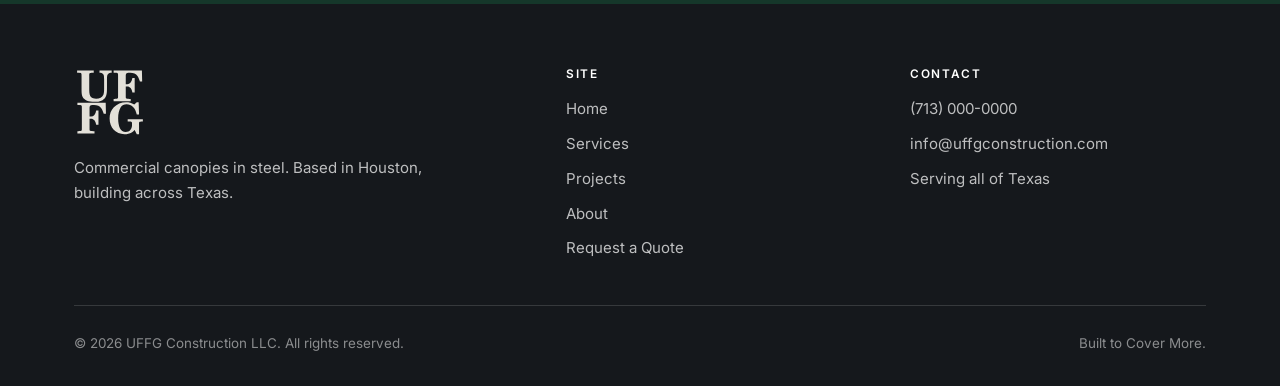
<file: projects.html>
<!doctype html>
<html lang="en">
<head>
<meta charset="utf-8">
<meta name="viewport" content="width=device-width, initial-scale=1">
<title>Projects | Completed Commercial Canopies | UFFG Construction</title>
<meta name="description" content="Completed covered parking, equipment canopies and walkway covers built by UFFG Construction across Texas.">
<meta property="og:title" content="Projects | Completed Commercial Canopies | UFFG Construction">
<meta property="og:description" content="Completed covered parking, equipment canopies and walkway covers built by UFFG Construction across Texas.">
<meta property="og:type" content="website">
<meta property="og:image" content="hero-alt.jpg">
<link rel="icon" href="stamp-box-green.svg" type="image/svg+xml">
<link rel="preconnect" href="https://fonts.googleapis.com">
<link rel="preconnect" href="https://fonts.gstatic.com" crossorigin>
<link href="https://fonts.googleapis.com/css2?family=Inter:wght@400;500;600&family=Source+Serif+4:opsz,wght@8..60,400;8..60,600;8..60,700&display=swap" rel="stylesheet">
<link rel="stylesheet" href="site.css">
</head>
<body>
<header class="site-header">
  <div class="wrap header-inner">
    <a class="brand" href="index.html" aria-label="UFFG Construction home">
      <img class="mark" src="stamp-box-green.svg" alt="UFFG Construction">
      <span class="bname">UFFG Construction</span>
    </a>
    <a class="hdr-phone" href="tel:+17130000000"><span class="placeholder">(713) 000-0000</span></a>
    <button class="nav-toggle" aria-label="Menu" aria-expanded="false" id="navToggle"><span></span></button>
    <nav class="nav" id="nav">
      <a href="index.html">Home</a><a href="services.html">Services</a><a href="projects.html" class="active">Projects</a><a href="about.html">About</a>
      <a class="btn btn-primary" href="contact.html">Request a Quote</a>
    </nav>
  </div>
</header>
<main>
<section class="page-hero">
  <div class="wrap">
    <span class="eyebrow on-dark">Projects</span>
    <h1>The work, as built.</h1>
    <div class="hero-rule"></div>
    <p class="lede on-dark">Completed structures from UFFG jobsites across Texas. Tap any image to see it full size.</p>
  </div>
</section>

<section>
  <div class="wrap">
    <div class="sec-head">
      <span class="eyebrow">Covered parking</span>
      <h2>Canopies over working lots.</h2>
    </div>
    <div class="gallery">
      <figure class="shot" data-full="parking-gated.jpg" data-cap="Free-standing canopy, gated commercial lot" role="button" tabindex="0" aria-label="Free-standing canopy, gated commercial lot, view larger"><img src="parking-gated-800.jpg" alt="" loading="lazy"><figcaption>Free-standing canopy, gated commercial lot</figcaption></figure>
      <figure class="shot" data-full="parking-office.jpg" data-cap="Cantilevered canopy, commercial office property" role="button" tabindex="0" aria-label="Cantilevered canopy, commercial office property, view larger"><img src="parking-office-800.jpg" alt="" loading="lazy"><figcaption>Cantilevered canopy, commercial office property</figcaption></figure>
      <figure class="shot" data-full="hero-alt.jpg" data-cap="Cantilevered canopy run, commercial building" role="button" tabindex="0" aria-label="Cantilevered canopy run, commercial building, view larger"><img src="hero-alt-800.jpg" alt="" loading="lazy"><figcaption>Cantilevered canopy run, commercial building</figcaption></figure>
      <figure class="shot" data-full="parking-rowcars.jpg" data-cap="Multi-bay canopy, commercial property" role="button" tabindex="0" aria-label="Multi-bay canopy, commercial property, view larger"><img src="parking-rowcars-800.jpg" alt="" loading="lazy"><figcaption>Multi-bay canopy, commercial property</figcaption></figure>
      <figure class="shot" data-full="hero-row.jpg" data-cap="Continuous canopy run, apartment community" role="button" tabindex="0" aria-label="Continuous canopy run, apartment community, view larger"><img src="hero-row-800.jpg" alt="" loading="lazy"><figcaption>Continuous canopy run, apartment community</figcaption></figure>
      <figure class="shot" data-full="parking-openlot.jpg" data-cap="Free-standing canopy, open lot" role="button" tabindex="0" aria-label="Free-standing canopy, open lot, view larger"><img src="parking-openlot-800.jpg" alt="" loading="lazy"><figcaption>Free-standing canopy, open lot</figcaption></figure>
      <figure class="shot" data-full="parking-goldenlot.jpg" data-cap="Multi-bay canopy, open commercial lot" role="button" tabindex="0" aria-label="Multi-bay canopy, open commercial lot, view larger"><img src="parking-goldenlot-800.jpg" alt="" loading="lazy"><figcaption>Multi-bay canopy, open commercial lot</figcaption></figure>
      <figure class="shot" data-full="parking-wideopen.jpg" data-cap="Full-lot canopy run, commercial property" role="button" tabindex="0" aria-label="Full-lot canopy run, commercial property, view larger"><img src="parking-wideopen-800.jpg" alt="" loading="lazy"><figcaption>Full-lot canopy run, commercial property</figcaption></figure>
      <figure class="shot" data-full="parking-walkway.jpg" data-cap="Walkway cover and parking, commercial building" role="button" tabindex="0" aria-label="Walkway cover and parking, commercial building, view larger"><img src="parking-walkway-800.jpg" alt="" loading="lazy"><figcaption>Walkway cover and parking, commercial building</figcaption></figure>
      <figure class="shot" data-full="parking-bayrow.jpg" data-cap="Cantilevered canopy bays, commercial building" role="button" tabindex="0" aria-label="Cantilevered canopy bays, commercial building, view larger"><img src="parking-bayrow-800.jpg" alt="" loading="lazy"><figcaption>Cantilevered canopy bays, commercial building</figcaption></figure>
      <figure class="shot" data-full="parking-masonry.jpg" data-cap="Canopy framed to a masonry screen wall" role="button" tabindex="0" aria-label="Canopy framed to a masonry screen wall, view larger"><img src="parking-masonry-800.jpg" alt="" loading="lazy"><figcaption>Canopy framed to a masonry screen wall</figcaption></figure>
    </div>
  </div>
</section>

<section class="sec-cream">
  <div class="wrap">
    <div class="sec-head">
      <span class="eyebrow">Equipment &amp; utility</span>
      <h2>Cover for equipment that cannot go down.</h2>
    </div>
    <div class="gallery">
      <figure class="shot" data-full="equip-generator.jpg" data-cap="Canopy over a standby generator" role="button" tabindex="0" aria-label="Canopy over a standby generator, view larger"><img src="equip-generator-800.jpg" alt="" loading="lazy"><figcaption>Canopy over a standby generator</figcaption></figure>
      <figure class="shot" data-full="equip-genframe.jpg" data-cap="Canopy framing over a generator set" role="button" tabindex="0" aria-label="Canopy framing over a generator set, view larger"><img src="equip-genframe-800.jpg" alt="" loading="lazy"><figcaption>Canopy framing over a generator set</figcaption></figure>
      <figure class="shot" data-full="equip-oilfield.jpg" data-cap="Equipment canopy, energy site" role="button" tabindex="0" aria-label="Equipment canopy, energy site, view larger"><img src="equip-oilfield-800.jpg" alt="" loading="lazy"><figcaption>Equipment canopy, energy site</figcaption></figure>
      <figure class="shot" data-full="equip-oilfield2.jpg" data-cap="Equipment canopy, open energy site" role="button" tabindex="0" aria-label="Equipment canopy, open energy site, view larger"><img src="equip-oilfield2-800.jpg" alt="" loading="lazy"><figcaption>Equipment canopy, open energy site</figcaption></figure>
      <figure class="shot" data-full="equip-treatment.jpg" data-cap="Canopy over water treatment equipment" role="button" tabindex="0" aria-label="Canopy over water treatment equipment, view larger"><img src="equip-treatment-800.jpg" alt="" loading="lazy"><figcaption>Canopy over water treatment equipment</figcaption></figure>
      <figure class="shot" data-full="equip-tanks.jpg" data-cap="Canopy over tanks and process skids" role="button" tabindex="0" aria-label="Canopy over tanks and process skids, view larger"><img src="equip-tanks-800.jpg" alt="" loading="lazy"><figcaption>Canopy over tanks and process skids</figcaption></figure>
    </div>
  </div>
</section>

<section>
  <div class="wrap">
    <div class="sec-head">
      <span class="eyebrow">Detail</span>
      <h2>Decking, trim and finish work.</h2>
    </div>
    <div class="gallery">
      <figure class="shot" data-full="detail-deck.jpg" data-cap="Roof decking and fascia detail" role="button" tabindex="0" aria-label="Roof decking and fascia detail, view larger"><img src="detail-deck-800.jpg" alt="" loading="lazy"><figcaption>Roof decking and fascia detail</figcaption></figure>
      <figure class="shot" data-full="detail-soffit.jpg" data-cap="Underside and trim, completed canopy" role="button" tabindex="0" aria-label="Underside and trim, completed canopy, view larger"><img src="detail-soffit-800.jpg" alt="" loading="lazy"><figcaption>Underside and trim, completed canopy</figcaption></figure>
      <figure class="shot" data-full="detail-truck.jpg" data-cap="Completed canopy, clearance and span" role="button" tabindex="0" aria-label="Completed canopy, clearance and span, view larger"><img src="detail-truck-800.jpg" alt="" loading="lazy"><figcaption>Completed canopy, clearance and span</figcaption></figure>
      <figure class="shot" data-full="attached-brick.jpg" data-cap="Canopy attached to a brick structure" role="button" tabindex="0" aria-label="Canopy attached to a brick structure, view larger"><img src="attached-brick-800.jpg" alt="" loading="lazy"><figcaption>Canopy attached to a brick structure</figcaption></figure>
      <figure class="shot" data-full="attached-residence.jpg" data-cap="Covered parking, small commercial property" role="button" tabindex="0" aria-label="Covered parking, small commercial property, view larger"><img src="attached-residence-800.jpg" alt="" loading="lazy"><figcaption>Covered parking, small commercial property</figcaption></figure>
    </div>
  </div>
</section>

<section class="sec-cream-2">
  <div class="wrap">
    <div class="sec-head">
      <span class="eyebrow">In progress</span>
      <h2>Foundations, framing and decking.</h2>
    </div>
    <div class="gallery">
      <figure class="shot" data-full="process-piers.jpg" data-cap="Structure set on drilled concrete piers" role="button" tabindex="0" aria-label="Structure set on drilled concrete piers, view larger"><img src="process-piers-800.jpg" alt="" loading="lazy"><figcaption>Structure set on drilled concrete piers</figcaption></figure>
      <figure class="shot" data-full="process-frame.jpg" data-cap="Steel framing erected and plumbed" role="button" tabindex="0" aria-label="Steel framing erected and plumbed, view larger"><img src="process-frame-800.jpg" alt="" loading="lazy"><figcaption>Steel framing erected and plumbed</figcaption></figure>
      <figure class="shot" data-full="process-crew.jpg" data-cap="Roof decking installation" role="button" tabindex="0" aria-label="Roof decking installation, view larger"><img src="process-crew-800.jpg" alt="" loading="lazy"><figcaption>Roof decking installation</figcaption></figure>
    </div>
  </div>
</section>

<section class="sec-green band">
  <div class="wrap">
    <h2>Tell us what you need covered.</h2>
    <p>Send the property address, the number of spaces and your timeline. We will schedule a site visit and follow up with a written proposal.</p>
    <div class="band-cta">
      <a class="btn btn-cream" href="contact.html">Request a Quote</a>
      <a class="btn btn-ghost-light" href="projects.html">See Completed Work</a>
    </div>
  </div>
</section>
</main>
<footer class="site-footer">
  <div class="wrap">
    <div class="footer-top">
      <div>
        <img class="f-lockup" src="stamp-cream.svg" alt="UFFG Construction" style="height:68px">
        <p style="max-width:42ch;margin-top:20px">Commercial canopies in steel. Based in Houston, building across Texas.</p>
      </div>
      <div>
        <h4>Site</h4>
        <ul>
          <li><a href="index.html">Home</a></li>
          <li><a href="services.html">Services</a></li>
          <li><a href="projects.html">Projects</a></li>
          <li><a href="about.html">About</a></li>
          <li><a href="contact.html">Request a Quote</a></li>
        </ul>
      </div>
      <div>
        <h4>Contact</h4>
        <ul>
          <li><a href="tel:+17130000000">(713) 000-0000</a></li>
          <li><a href="mailto:info@uffgconstruction.com">info@uffgconstruction.com</a></li>
          <li>Serving all of Texas</li>
        </ul>
      </div>
    </div>
    <div class="footer-bottom">
      <span>&copy; <span id="yr">2026</span> UFFG Construction LLC. All rights reserved.</span>
      <span>Built to Cover More.</span>
    </div>
  </div>
</footer>
<script src="site.js"></script>
</body>
</html>
</file>
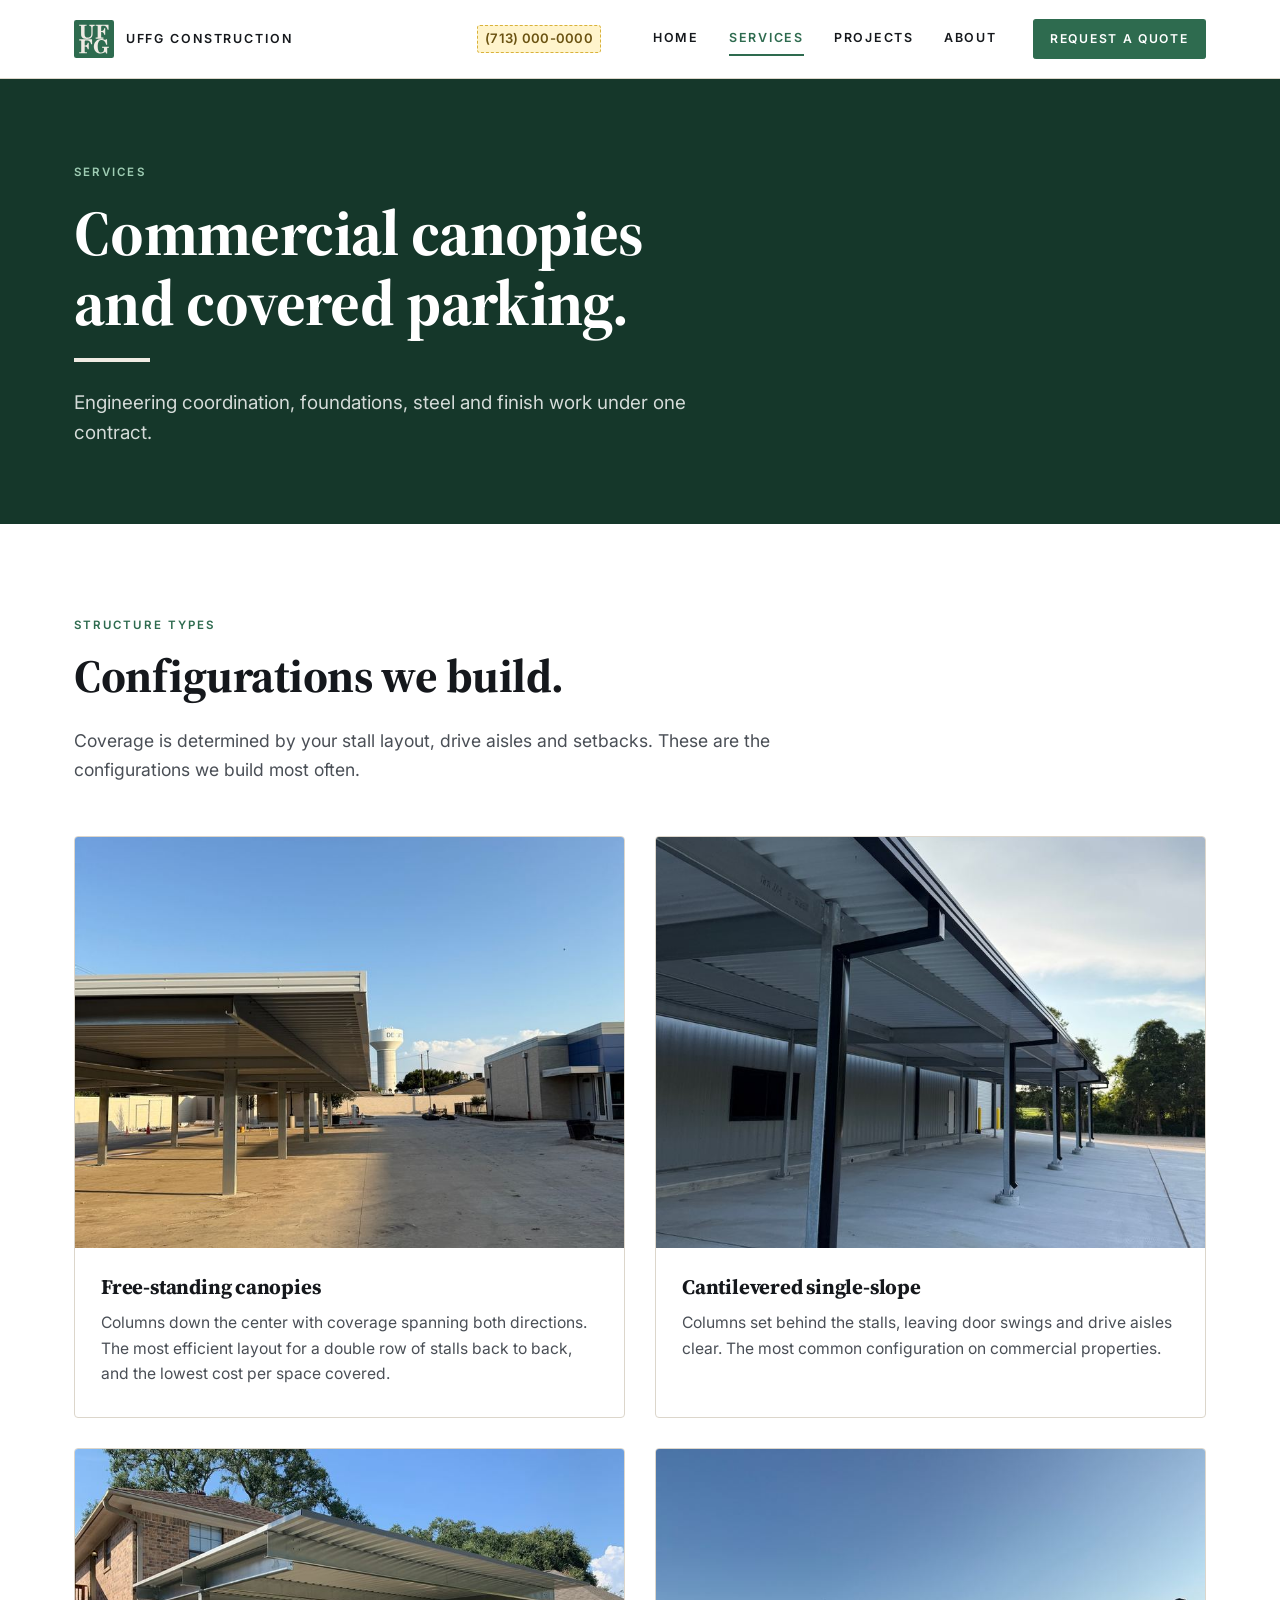
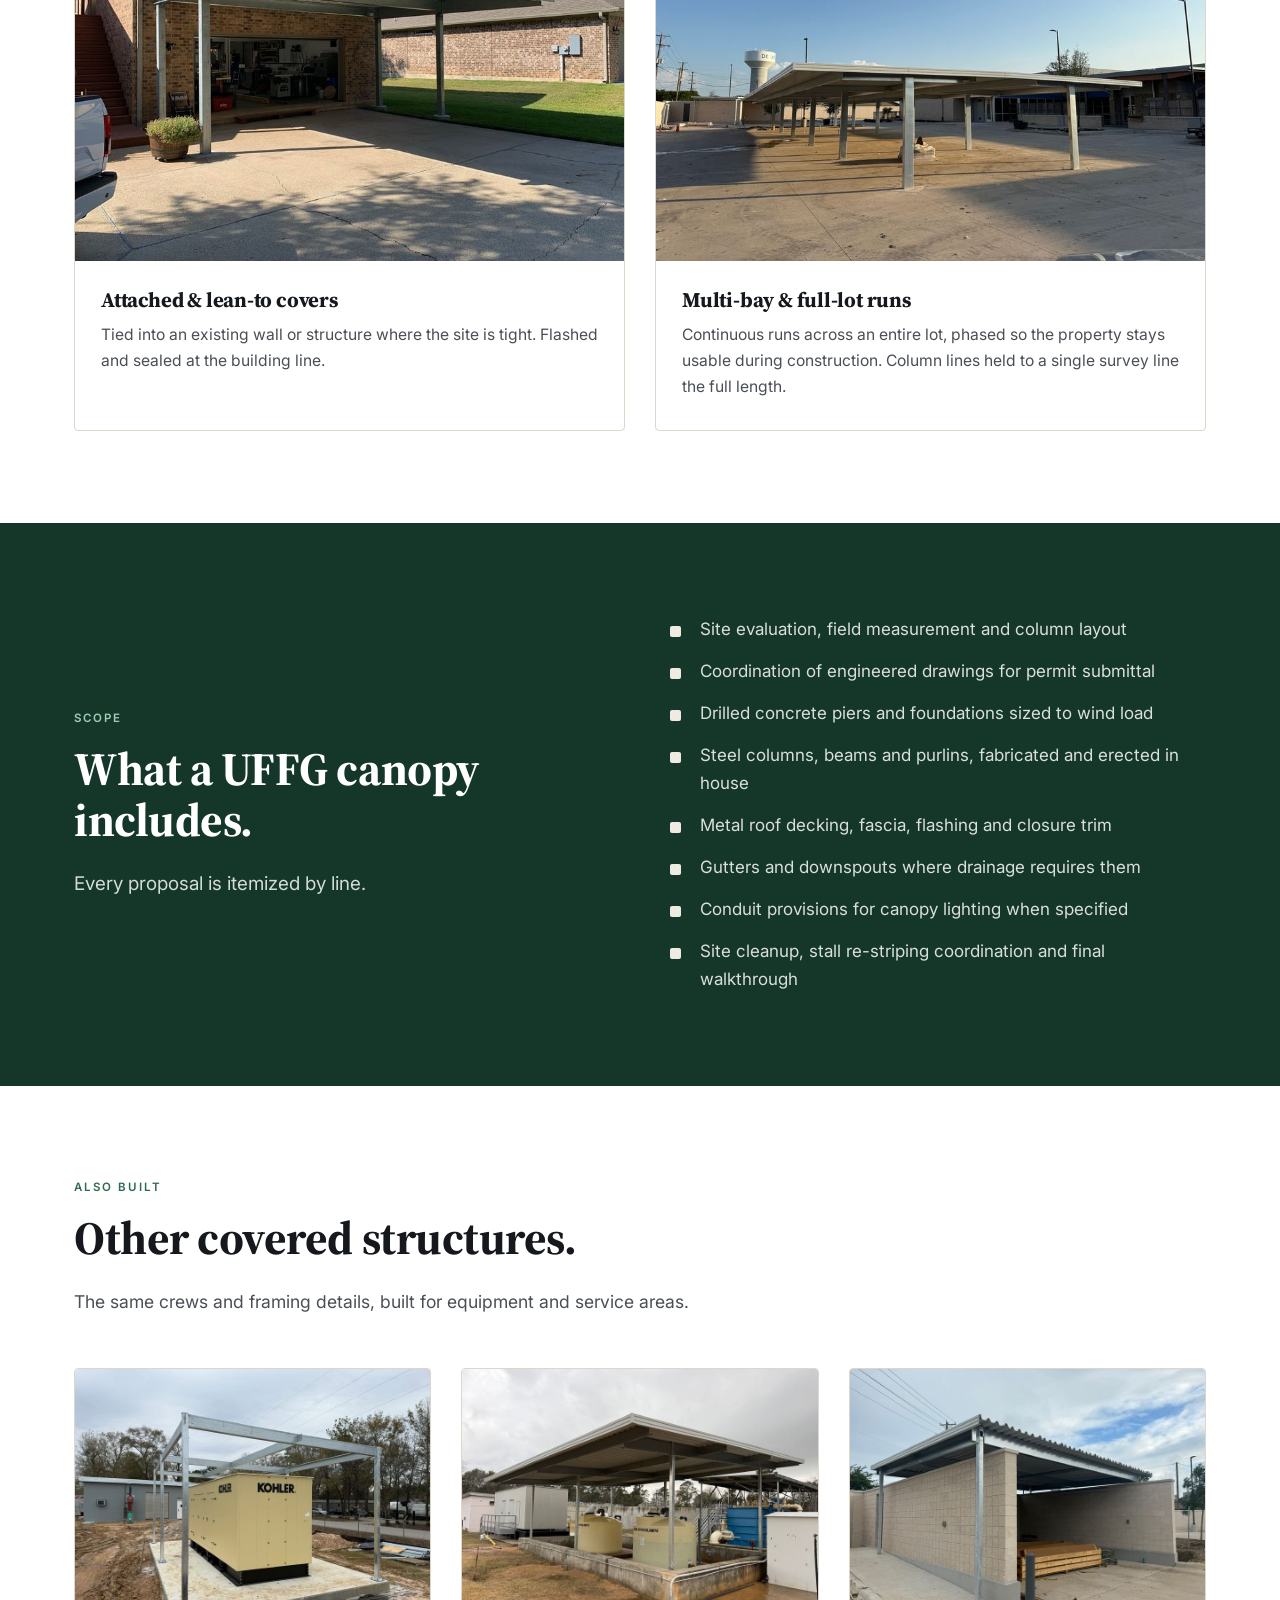
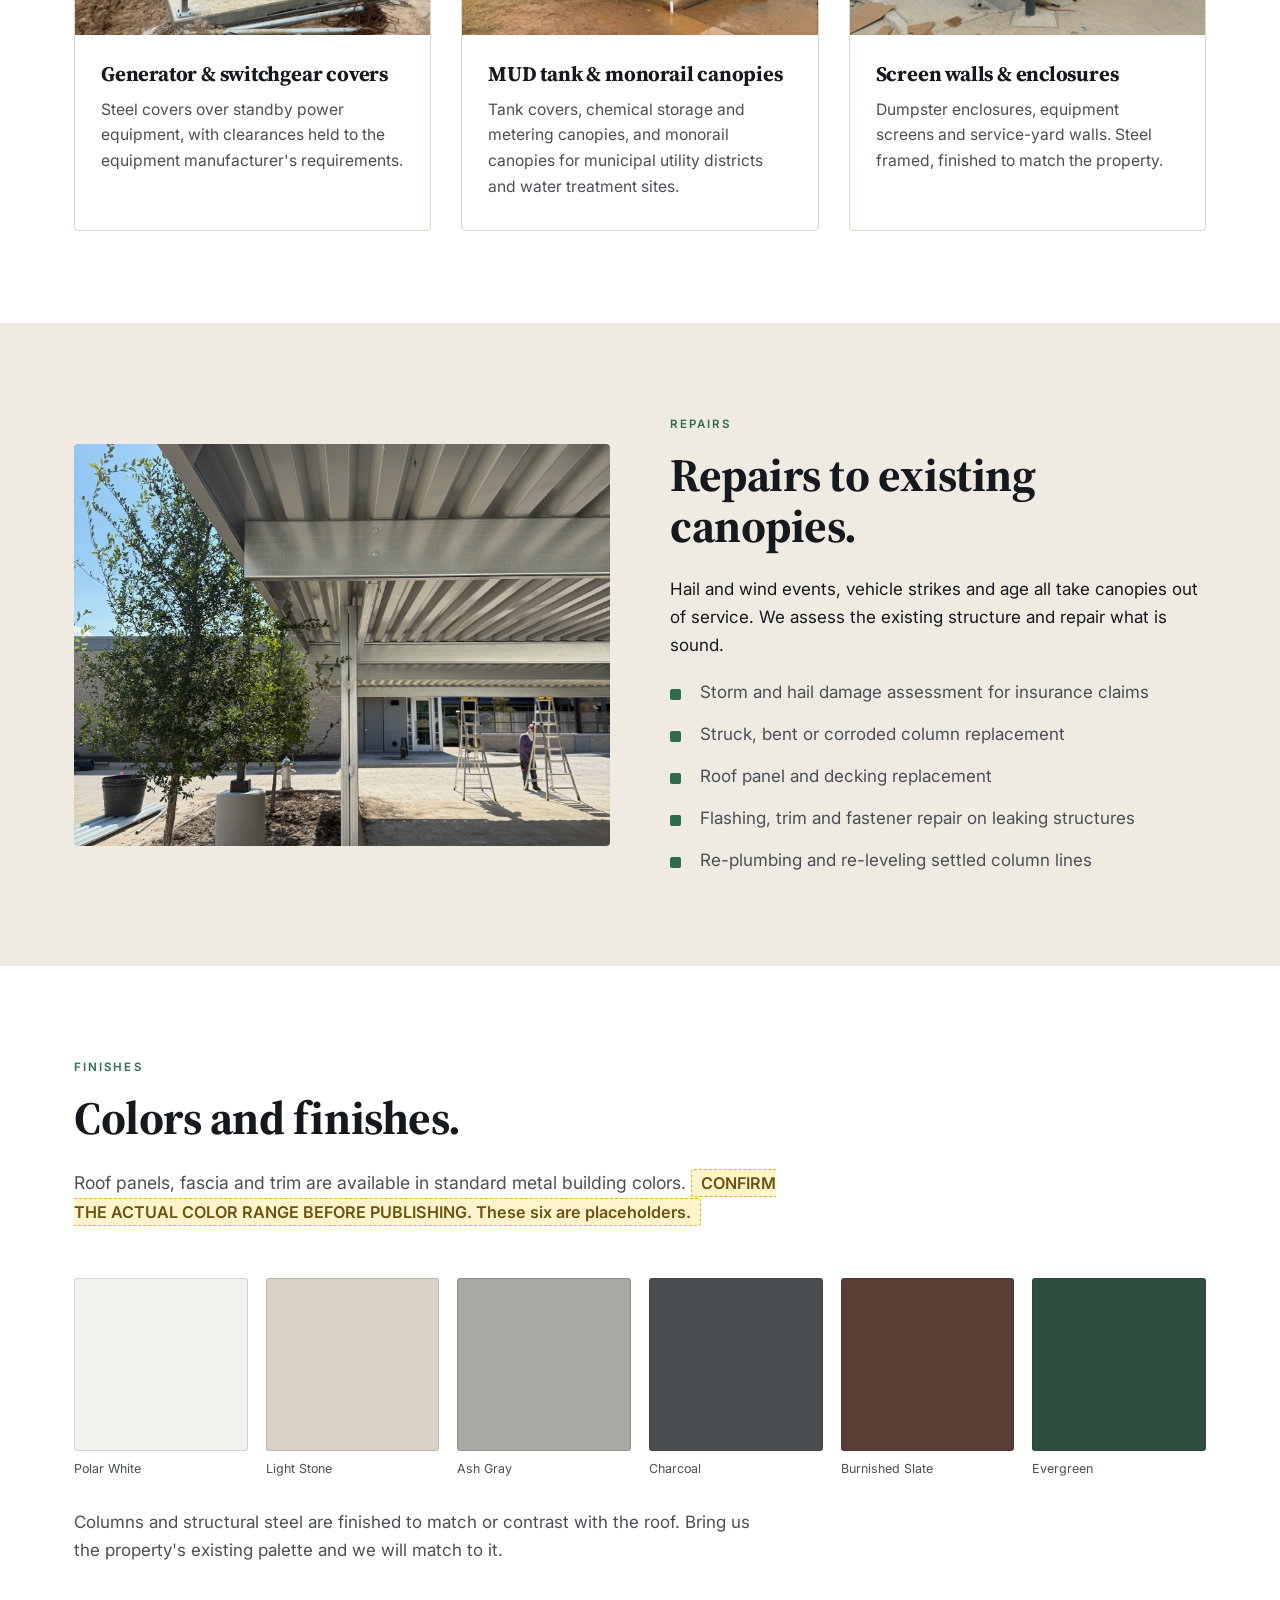
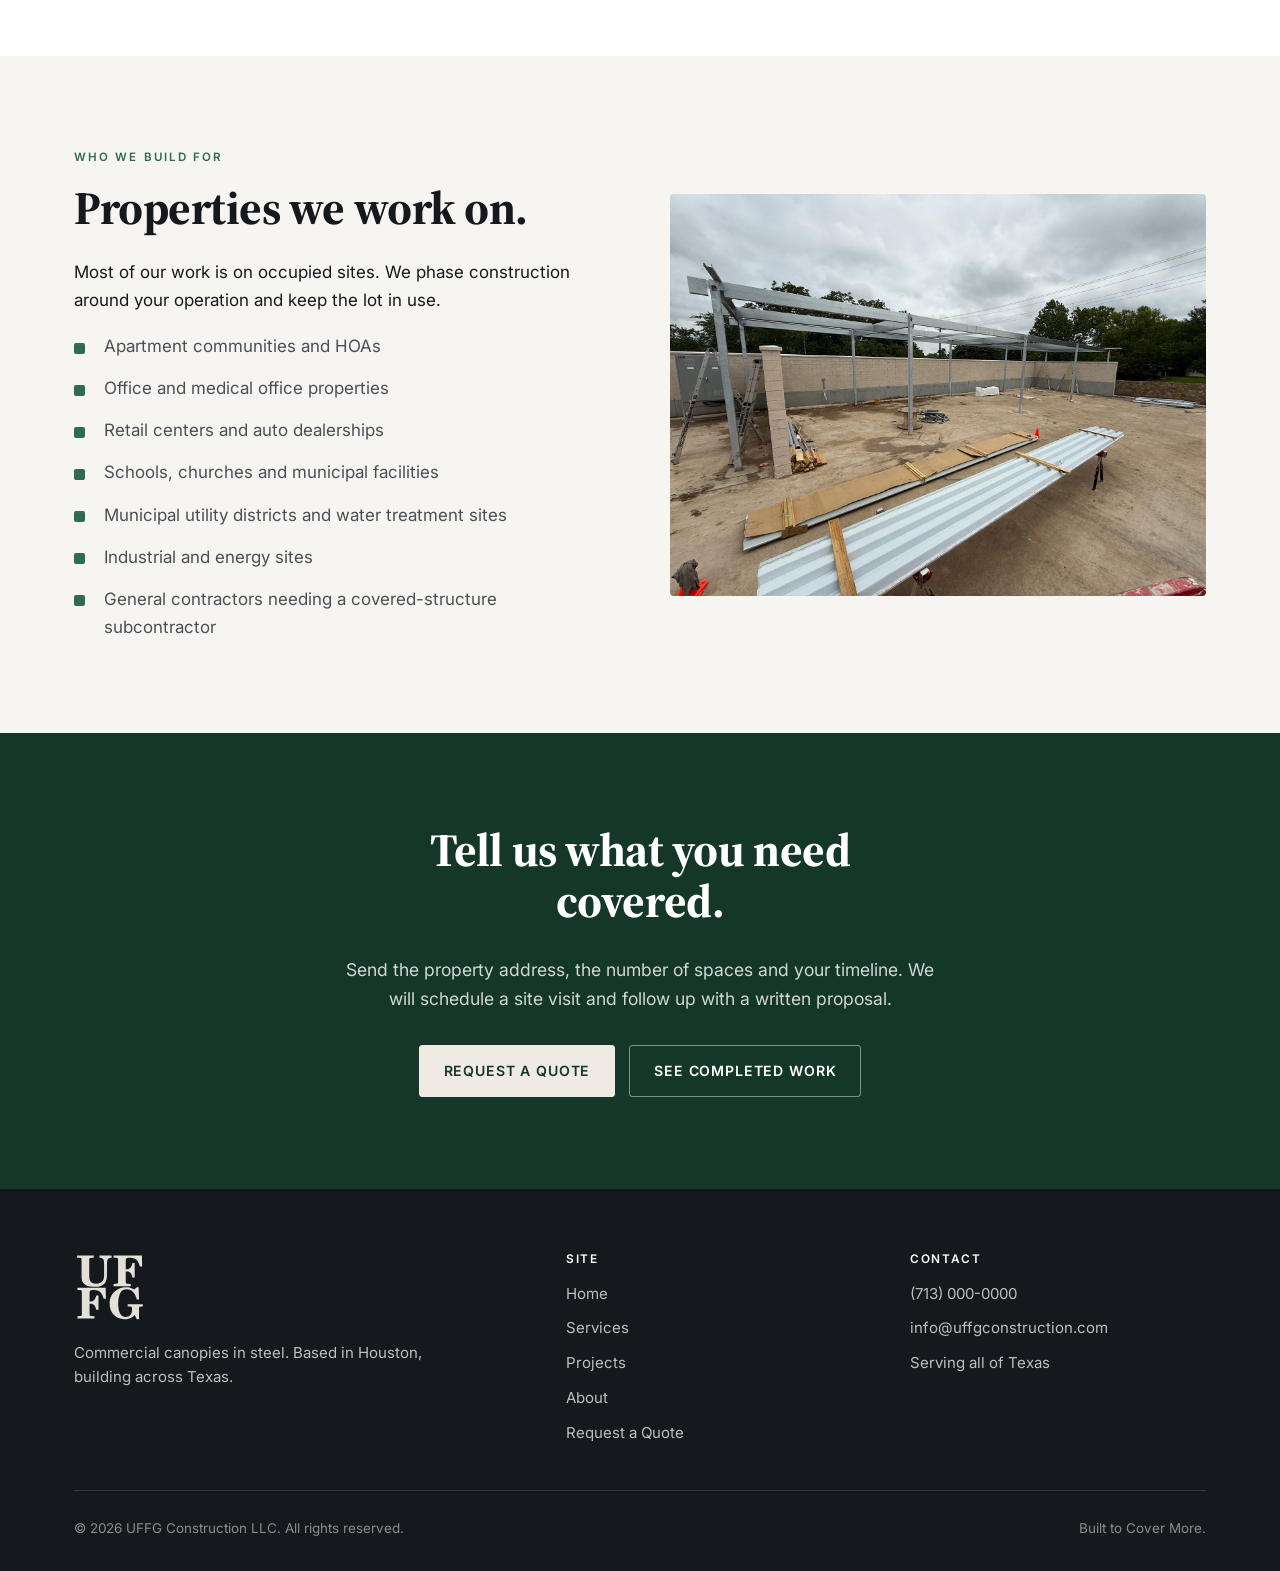
<file: services.html>
<!doctype html>
<html lang="en">
<head>
<meta charset="utf-8">
<meta name="viewport" content="width=device-width, initial-scale=1">
<title>Services | Commercial Canopies, Covered Parking & Repairs | UFFG Construction</title>
<meta name="description" content="Free-standing, cantilevered and attached canopies, generator and MUD tank covers, screen walls and canopy repairs, built across Texas.">
<meta property="og:title" content="Services | Commercial Canopies, Covered Parking & Repairs | UFFG Construction">
<meta property="og:description" content="Free-standing, cantilevered and attached canopies, generator and MUD tank covers, screen walls and canopy repairs, built across Texas.">
<meta property="og:type" content="website">
<meta property="og:image" content="hero-alt.jpg">
<link rel="icon" href="stamp-box-green.svg" type="image/svg+xml">
<link rel="preconnect" href="https://fonts.googleapis.com">
<link rel="preconnect" href="https://fonts.gstatic.com" crossorigin>
<link href="https://fonts.googleapis.com/css2?family=Inter:wght@400;500;600&family=Source+Serif+4:opsz,wght@8..60,400;8..60,600;8..60,700&display=swap" rel="stylesheet">
<link rel="stylesheet" href="site.css">
</head>
<body>
<header class="site-header">
  <div class="wrap header-inner">
    <a class="brand" href="index.html" aria-label="UFFG Construction home">
      <img class="mark" src="stamp-box-green.svg" alt="UFFG Construction">
      <span class="bname">UFFG Construction</span>
    </a>
    <a class="hdr-phone" href="tel:+17130000000"><span class="placeholder">(713) 000-0000</span></a>
    <button class="nav-toggle" aria-label="Menu" aria-expanded="false" id="navToggle"><span></span></button>
    <nav class="nav" id="nav">
      <a href="index.html">Home</a><a href="services.html" class="active">Services</a><a href="projects.html">Projects</a><a href="about.html">About</a>
      <a class="btn btn-primary" href="contact.html">Request a Quote</a>
    </nav>
  </div>
</header>
<main>
<section class="page-hero">
  <div class="wrap">
    <span class="eyebrow on-dark">Services</span>
    <h1>Commercial canopies<br>and covered parking.</h1>
    <div class="hero-rule"></div>
    <p class="lede on-dark">Engineering coordination, foundations, steel and finish work under one contract.</p>
  </div>
</section>

<section>
  <div class="wrap">
    <div class="sec-head">
      <span class="eyebrow">Structure types</span>
      <h2>Configurations we build.</h2>
      <p>Coverage is determined by your stall layout, drive aisles and setbacks. These are the configurations we build most often.</p>
    </div>
    <div class="grid grid-2">
      <article class="card">
        <div class="card-media"><img src="parking-openlot-800.jpg" alt="" loading="lazy"></div>
        <div class="card-body">
          <h3>Free-standing canopies</h3>
          <p>Columns down the center with coverage spanning both directions. The most efficient layout for a double row of stalls back to back, and the lowest cost per space covered.</p>
        </div>
      </article>
      <article class="card">
        <div class="card-media"><img src="parking-bayrow-800.jpg" alt="" loading="lazy"></div>
        <div class="card-body">
          <h3>Cantilevered single-slope</h3>
          <p>Columns set behind the stalls, leaving door swings and drive aisles clear. The most common configuration on commercial properties.</p>
        </div>
      </article>
      <article class="card">
        <div class="card-media"><img src="attached-brick-800.jpg" alt="" loading="lazy"></div>
        <div class="card-body">
          <h3>Attached &amp; lean-to covers</h3>
          <p>Tied into an existing wall or structure where the site is tight. Flashed and sealed at the building line.</p>
        </div>
      </article>
      <article class="card">
        <div class="card-media"><img src="parking-wideopen-800.jpg" alt="" loading="lazy"></div>
        <div class="card-body">
          <h3>Multi-bay &amp; full-lot runs</h3>
          <p>Continuous runs across an entire lot, phased so the property stays usable during construction. Column lines held to a single survey line the full length.</p>
        </div>
      </article>
    </div>
  </div>
</section>

<section class="sec-green">
  <div class="wrap">
    <div class="split">
      <div>
        <span class="eyebrow on-dark">Scope</span>
        <h2>What a UFFG canopy includes.</h2>
        <p class="lede on-dark">Every proposal is itemized by line.</p>
      </div>
      <div>
        <ul class="ticks">
          <li>Site evaluation, field measurement and column layout</li>
          <li>Coordination of engineered drawings for permit submittal</li>
          <li>Drilled concrete piers and foundations sized to wind load</li>
          <li>Steel columns, beams and purlins, fabricated and erected in house</li>
          <li>Metal roof decking, fascia, flashing and closure trim</li>
          <li>Gutters and downspouts where drainage requires them</li>
          <li>Conduit provisions for canopy lighting when specified</li>
          <li>Site cleanup, stall re-striping coordination and final walkthrough</li>
        </ul>
      </div>
    </div>
  </div>
</section>

<section>
  <div class="wrap">
    <div class="sec-head">
      <span class="eyebrow">Also built</span>
      <h2>Other covered structures.</h2>
      <p>The same crews and framing details, built for equipment and service areas.</p>
    </div>
    <div class="grid grid-3">
      <article class="card">
        <div class="card-media"><img src="equip-genframe-800.jpg" alt="" loading="lazy"></div>
        <div class="card-body">
          <h3>Generator &amp; switchgear covers</h3>
          <p>Steel covers over standby power equipment, with clearances held to the equipment manufacturer's requirements.</p>
        </div>
      </article>
      <article class="card">
        <div class="card-media"><img src="equip-treatment-800.jpg" alt="" loading="lazy"></div>
        <div class="card-body">
          <h3>MUD tank &amp; monorail canopies</h3>
          <p>Tank covers, chemical storage and metering canopies, and monorail canopies for municipal utility districts and water treatment sites.</p>
        </div>
      </article>
      <article class="card">
        <div class="card-media"><img src="parking-masonry-800.jpg" alt="" loading="lazy"></div>
        <div class="card-body">
          <h3>Screen walls &amp; enclosures</h3>
          <p>Dumpster enclosures, equipment screens and service-yard walls. Steel framed, finished to match the property.</p>
        </div>
      </article>
    </div>
  </div>
</section>

<section class="sec-cream">
  <div class="wrap">
    <div class="split">
      <div class="split-media">
        <img src="detail-soffit.jpg" alt="Underside of a finished canopy showing decking and trim" loading="lazy">
      </div>
      <div>
        <span class="eyebrow">Repairs</span>
        <h2>Repairs to existing canopies.</h2>
        <p>Hail and wind events, vehicle strikes and age all take canopies out of service. We assess the existing structure and repair what is sound.</p>
        <ul class="ticks">
          <li>Storm and hail damage assessment for insurance claims</li>
          <li>Struck, bent or corroded column replacement</li>
          <li>Roof panel and decking replacement</li>
          <li>Flashing, trim and fastener repair on leaking structures</li>
          <li>Re-plumbing and re-leveling settled column lines</li>
        </ul>
      </div>
    </div>
  </div>
</section>

<section>
  <div class="wrap">
    <div class="sec-head">
      <span class="eyebrow">Finishes</span>
      <h2>Colors and finishes.</h2>
      <p>Roof panels, fascia and trim are available in standard metal building colors. <span class="placeholder">CONFIRM THE ACTUAL COLOR RANGE BEFORE PUBLISHING. These six are placeholders.</span></p>
    </div>
    <div class="swatches"><div class="swatch"><span style="background:#F2F2EE"></span><small>Polar White</small></div><div class="swatch"><span style="background:#D9D2C4"></span><small>Light Stone</small></div><div class="swatch"><span style="background:#A8A9A3"></span><small>Ash Gray</small></div><div class="swatch"><span style="background:#4A4D4F"></span><small>Charcoal</small></div><div class="swatch"><span style="background:#5A3E36"></span><small>Burnished Slate</small></div><div class="swatch"><span style="background:#2F4F3E"></span><small>Evergreen</small></div></div>
    <p style="margin-top:30px;color:var(--ink-70);max-width:62ch">Columns and structural steel are finished to match or contrast with the roof. Bring us the property's existing palette and we will match to it.</p>
  </div>
</section>

<section class="sec-cream-2">
  <div class="wrap">
    <div class="split">
      <div>
        <span class="eyebrow">Who we build for</span>
        <h2>Properties we work on.</h2>
        <p>Most of our work is on occupied sites. We phase construction around your operation and keep the lot in use.</p>
        <ul class="ticks">
          <li>Apartment communities and HOAs</li>
          <li>Office and medical office properties</li>
          <li>Retail centers and auto dealerships</li>
          <li>Schools, churches and municipal facilities</li>
          <li>Municipal utility districts and water treatment sites</li>
          <li>Industrial and energy sites</li>
          <li>General contractors needing a covered-structure subcontractor</li>
        </ul>
      </div>
      <div class="split-media">
        <img src="process-frame.jpg" alt="Canopy framing erected on a commercial site" loading="lazy">
      </div>
    </div>
  </div>
</section>

<section class="sec-green band">
  <div class="wrap">
    <h2>Tell us what you need covered.</h2>
    <p>Send the property address, the number of spaces and your timeline. We will schedule a site visit and follow up with a written proposal.</p>
    <div class="band-cta">
      <a class="btn btn-cream" href="contact.html">Request a Quote</a>
      <a class="btn btn-ghost-light" href="projects.html">See Completed Work</a>
    </div>
  </div>
</section>
</main>
<footer class="site-footer">
  <div class="wrap">
    <div class="footer-top">
      <div>
        <img class="f-lockup" src="stamp-cream.svg" alt="UFFG Construction" style="height:68px">
        <p style="max-width:42ch;margin-top:20px">Commercial canopies in steel. Based in Houston, building across Texas.</p>
      </div>
      <div>
        <h4>Site</h4>
        <ul>
          <li><a href="index.html">Home</a></li>
          <li><a href="services.html">Services</a></li>
          <li><a href="projects.html">Projects</a></li>
          <li><a href="about.html">About</a></li>
          <li><a href="contact.html">Request a Quote</a></li>
        </ul>
      </div>
      <div>
        <h4>Contact</h4>
        <ul>
          <li><a href="tel:+17130000000">(713) 000-0000</a></li>
          <li><a href="mailto:info@uffgconstruction.com">info@uffgconstruction.com</a></li>
          <li>Serving all of Texas</li>
        </ul>
      </div>
    </div>
    <div class="footer-bottom">
      <span>&copy; <span id="yr">2026</span> UFFG Construction LLC. All rights reserved.</span>
      <span>Built to Cover More.</span>
    </div>
  </div>
</footer>
<script src="site.js"></script>
</body>
</html>
</file>
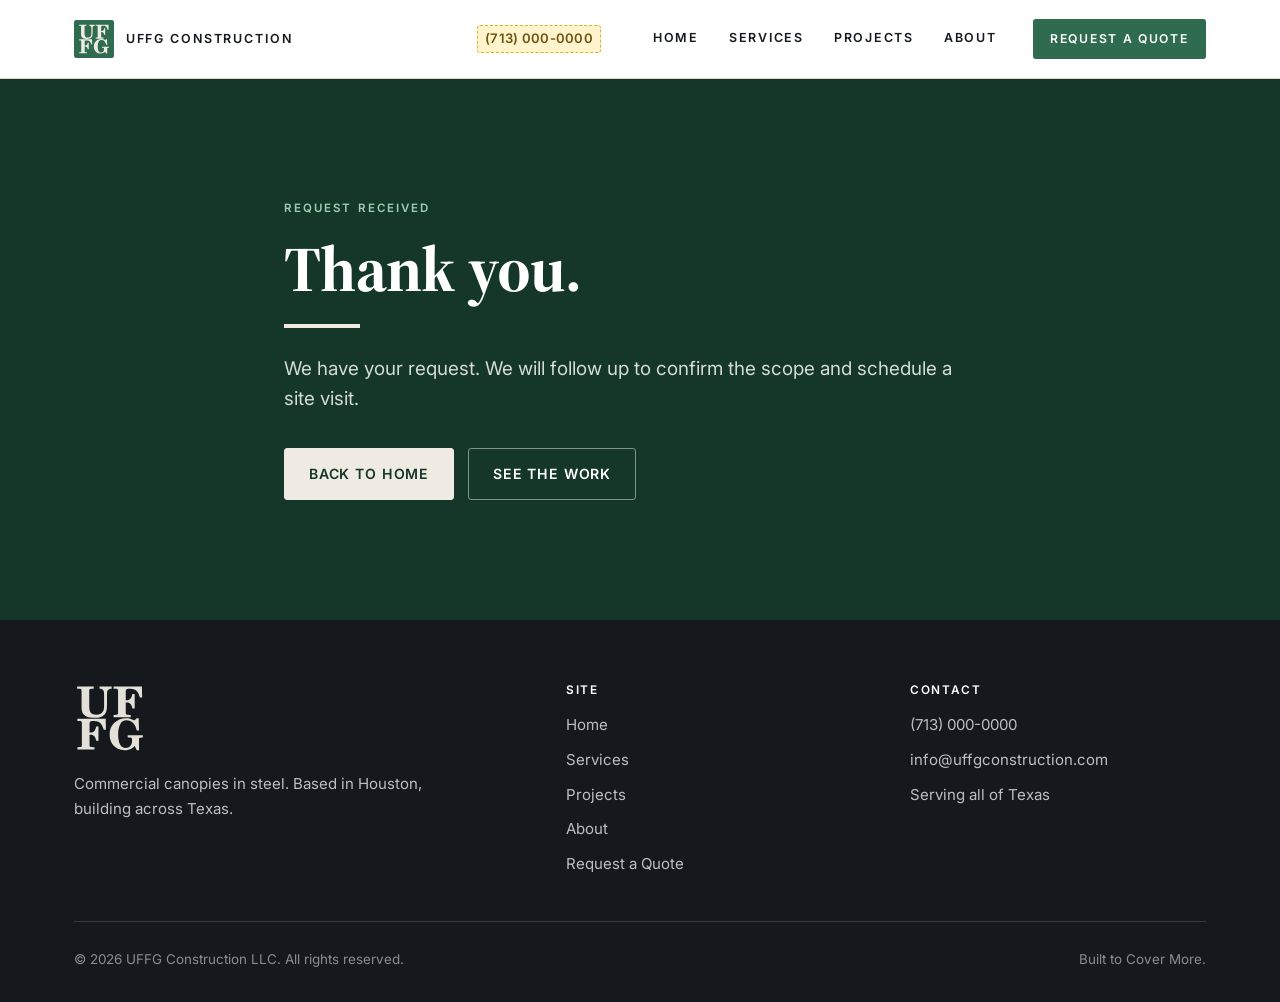
<file: thank-you.html>
<!doctype html>
<html lang="en">
<head>
<meta charset="utf-8">
<meta name="viewport" content="width=device-width, initial-scale=1">
<title>Thank You | UFFG Construction</title>
<meta name="description" content="Your quote request has been received by UFFG Construction.">
<meta property="og:title" content="Thank You | UFFG Construction">
<meta property="og:description" content="Your quote request has been received by UFFG Construction.">
<meta property="og:type" content="website">
<meta property="og:image" content="hero-alt.jpg">
<link rel="icon" href="stamp-box-green.svg" type="image/svg+xml">
<link rel="preconnect" href="https://fonts.googleapis.com">
<link rel="preconnect" href="https://fonts.gstatic.com" crossorigin>
<link href="https://fonts.googleapis.com/css2?family=Inter:wght@400;500;600&family=Source+Serif+4:opsz,wght@8..60,400;8..60,600;8..60,700&display=swap" rel="stylesheet">
<link rel="stylesheet" href="site.css">
</head>
<body>
<header class="site-header">
  <div class="wrap header-inner">
    <a class="brand" href="index.html" aria-label="UFFG Construction home">
      <img class="mark" src="stamp-box-green.svg" alt="UFFG Construction">
      <span class="bname">UFFG Construction</span>
    </a>
    <a class="hdr-phone" href="tel:+17130000000"><span class="placeholder">(713) 000-0000</span></a>
    <button class="nav-toggle" aria-label="Menu" aria-expanded="false" id="navToggle"><span></span></button>
    <nav class="nav" id="nav">
      <a href="index.html">Home</a><a href="services.html">Services</a><a href="projects.html">Projects</a><a href="about.html">About</a>
      <a class="btn btn-primary" href="contact.html">Request a Quote</a>
    </nav>
  </div>
</header>
<main>
<section class="page-hero" style="padding:120px 0">
  <div class="wrap narrow">
    <span class="eyebrow on-dark">Request received</span>
    <h1>Thank you.</h1>
    <div class="hero-rule"></div>
    <p class="lede on-dark">We have your request. We will follow up to confirm the scope and schedule a site visit.</p>
    <div class="hero-cta">
      <a class="btn btn-cream" href="index.html">Back to Home</a>
      <a class="btn btn-ghost-light" href="projects.html">See the Work</a>
    </div>
  </div>
</section></main>
<footer class="site-footer">
  <div class="wrap">
    <div class="footer-top">
      <div>
        <img class="f-lockup" src="stamp-cream.svg" alt="UFFG Construction" style="height:68px">
        <p style="max-width:42ch;margin-top:20px">Commercial canopies in steel. Based in Houston, building across Texas.</p>
      </div>
      <div>
        <h4>Site</h4>
        <ul>
          <li><a href="index.html">Home</a></li>
          <li><a href="services.html">Services</a></li>
          <li><a href="projects.html">Projects</a></li>
          <li><a href="about.html">About</a></li>
          <li><a href="contact.html">Request a Quote</a></li>
        </ul>
      </div>
      <div>
        <h4>Contact</h4>
        <ul>
          <li><a href="tel:+17130000000">(713) 000-0000</a></li>
          <li><a href="mailto:info@uffgconstruction.com">info@uffgconstruction.com</a></li>
          <li>Serving all of Texas</li>
        </ul>
      </div>
    </div>
    <div class="footer-bottom">
      <span>&copy; <span id="yr">2026</span> UFFG Construction LLC. All rights reserved.</span>
      <span>Built to Cover More.</span>
    </div>
  </div>
</footer>
<script src="site.js"></script>
</body>
</html>
</file>
<file: site.css>
/* UFFG Construction — site styles
   Locked palette: Green #2E6B4F · Warm Neutral #EFEBE3 · Ink #15181C · White */

:root{
  --green:#2E6B4F;
  --green-dark:#1E4B37;
  --green-deep:#15372A;
  --cream:#EFEBE3;
  --cream-2:#F7F5F1;
  --ink:#15181C;
  --ink-70:#4A4F56;
  --ink-55:#6E747C;
  --line:#DCD6CB;
  --white:#FFFFFF;
  --maxw:1180px;
  --pad:24px;
  --serif:"Source Serif 4",Georgia,"Times New Roman",serif;
  --sans:"Inter",-apple-system,BlinkMacSystemFont,"Segoe UI",Helvetica,Arial,sans-serif;
}

*,*::before,*::after{box-sizing:border-box}
html{-webkit-text-size-adjust:100%;scroll-behavior:smooth}
body{
  margin:0;background:var(--white);color:var(--ink);
  font-family:var(--sans);font-size:17px;line-height:1.65;
  -webkit-font-smoothing:antialiased;
}
img{max-width:100%;display:block}
a{color:var(--green);text-decoration:none}
a:hover{text-decoration:underline}

.wrap{max-width:var(--maxw);margin:0 auto;padding:0 var(--pad)}
.narrow{max-width:760px}

h1,h2,h3,h4{font-family:var(--serif);font-weight:700;line-height:1.1;margin:0 0 .5em;letter-spacing:-.01em}
h1{font-size:clamp(2.4rem,6vw,4rem)}
h2{font-size:clamp(1.9rem,4vw,2.9rem)}
h3{font-size:1.3rem;line-height:1.25}
p{margin:0 0 1.1em}
p:last-child{margin-bottom:0}

.eyebrow{
  font-family:var(--sans);font-size:.72rem;font-weight:600;
  letter-spacing:.18em;text-transform:uppercase;color:var(--green);
  margin:0 0 1rem;display:block;
}
.eyebrow.on-dark{color:#9FCDB4}
.lede{font-size:1.18rem;line-height:1.6;color:var(--ink-70)}
.lede.on-dark{color:rgba(255,255,255,.82)}

/* ---------- buttons ---------- */
.btn{
  display:inline-flex;align-items:center;gap:.55em;
  font-family:var(--sans);font-size:.88rem;font-weight:600;
  letter-spacing:.06em;text-transform:uppercase;
  padding:.95em 1.7em;border:1.5px solid transparent;border-radius:3px;
  transition:background .15s ease,color .15s ease,border-color .15s ease;
  cursor:pointer;text-decoration:none!important;
}
.btn-primary{background:var(--green);color:#fff;border-color:var(--green)}
.btn-primary:hover{background:var(--green-dark);border-color:var(--green-dark)}
.btn-ghost{background:transparent;color:var(--ink);border-color:var(--line)}
.btn-ghost:hover{border-color:var(--green);color:var(--green)}
.btn-ghost-light{background:transparent;color:#fff;border-color:rgba(255,255,255,.45)}
.btn-ghost-light:hover{background:rgba(255,255,255,.12);border-color:#fff}
.btn-cream{background:var(--cream);color:var(--green-deep);border-color:var(--cream)}
.btn-cream:hover{background:#fff;border-color:#fff}

/* ---------- header ---------- */
.site-header{
  position:sticky;top:0;z-index:60;background:rgba(255,255,255,.96);
  backdrop-filter:saturate(1.4) blur(8px);border-bottom:1px solid var(--line);
}
.header-inner{display:flex;align-items:center;gap:24px;height:78px}
.brand{display:flex;align-items:center;flex:0 0 auto}
.brand img{height:40px;width:auto}
.nav{margin-left:auto;display:flex;align-items:center;gap:30px}
.nav a{
  font-size:.78rem;font-weight:600;letter-spacing:.14em;text-transform:uppercase;
  color:var(--ink);padding:6px 0;border-bottom:2px solid transparent;
}
.nav a:hover{color:var(--green);text-decoration:none;border-bottom-color:var(--green)}
.nav a.active{color:var(--green);border-bottom-color:var(--green)}
.nav a.btn{margin-left:6px;border-bottom:none;padding:.8em 1.35em;font-size:.76rem}
.nav a.btn-primary{color:#fff}
.nav a.btn-primary:hover{color:#fff;border-bottom:1.5px solid var(--green-dark)}

.nav-toggle{
  display:none;margin-left:auto;background:none;border:1px solid var(--line);
  border-radius:3px;width:44px;height:40px;align-items:center;justify-content:center;
}
.nav-toggle span{display:block;width:20px;height:2px;background:var(--ink);position:relative}
.nav-toggle span::before,.nav-toggle span::after{
  content:"";position:absolute;left:0;width:20px;height:2px;background:var(--ink)
}
.nav-toggle span::before{top:-6px}
.nav-toggle span::after{top:6px}

/* ---------- hero ---------- */
.hero{position:relative;background:var(--green-deep);overflow:hidden}
.hero-media{position:absolute;inset:0}
.hero-media img{width:100%;height:100%;object-fit:cover}
.hero-media::after{
  content:"";position:absolute;inset:0;
  background:linear-gradient(90deg,rgba(21,55,42,.92) 0%,rgba(21,55,42,.74) 50%,rgba(21,55,42,.34) 100%);
}
.hero-inner{position:relative;padding:116px 0 112px}
.hero h1{color:#fff;max-width:14ch;margin-bottom:.35em}
.hero .lede{max-width:52ch}
.hero-cta{display:flex;flex-wrap:wrap;gap:14px;margin-top:34px}
.hero-rule{width:76px;height:4px;background:var(--cream);margin:0 0 30px}

.page-hero{background:var(--green-deep);color:#fff;padding:84px 0 76px;position:relative;overflow:hidden}
.page-hero h1{color:#fff;margin-bottom:.3em}
.page-hero .lede{max-width:56ch}
.page-hero .hero-rule{margin-bottom:26px}

/* ---------- strips & sections ---------- */
section{padding:92px 0}
.sec-cream{background:var(--cream)}
.sec-cream-2{background:var(--cream-2)}
.sec-green{background:var(--green-deep);color:#fff}
.sec-green h2,.sec-green h3{color:#fff}
.sec-tight{padding:64px 0}

.sec-head{max-width:720px;margin-bottom:52px}
.sec-head p{color:var(--ink-70);font-size:1.1rem}
.sec-green .sec-head p{color:rgba(255,255,255,.78)}

/* stat bar */
.statbar{background:var(--green);color:#fff}
.statbar .wrap{display:grid;grid-template-columns:repeat(4,1fr);gap:2px;padding-top:0;padding-bottom:0}
.stat{padding:38px 22px;text-align:center;position:relative}
.stat + .stat::before{
  content:"";position:absolute;left:0;top:28%;bottom:28%;width:1px;background:rgba(255,255,255,.28)
}
.stat b{display:block;font-family:var(--serif);font-size:2.2rem;line-height:1;margin-bottom:.3em}
.stat span{font-size:.74rem;letter-spacing:.14em;text-transform:uppercase;color:rgba(255,255,255,.8)}

/* cards */
.grid{display:grid;gap:30px}
.grid-3{grid-template-columns:repeat(3,1fr)}
.grid-2{grid-template-columns:repeat(2,1fr)}
.grid-4{grid-template-columns:repeat(4,1fr)}

.card{background:#fff;border:1px solid var(--line);border-radius:4px;overflow:hidden;display:flex;flex-direction:column}
.card .card-media{aspect-ratio:4/3;overflow:hidden;background:var(--cream)}
.card .card-media img{width:100%;height:100%;object-fit:cover;transition:transform .5s ease}
.card:hover .card-media img{transform:scale(1.04)}
.card-body{padding:26px 26px 30px;flex:1}
.card-body h3{margin-bottom:.45em}
.card-body p{color:var(--ink-70);font-size:.98rem;margin-bottom:0}
.card-link{
  display:inline-block;margin-top:18px;font-size:.78rem;font-weight:600;
  letter-spacing:.12em;text-transform:uppercase;
}

/* numbered steps */
.steps{counter-reset:s;display:grid;gap:0}
.step{
  counter-increment:s;display:grid;grid-template-columns:86px 1fr;gap:28px;
  padding:34px 0;border-top:1px solid var(--line);
}
.step:last-child{border-bottom:1px solid var(--line)}
.step::before{
  content:counter(s,decimal-leading-zero);
  font-family:var(--serif);font-size:2.1rem;color:var(--green);line-height:1;
}
.step h3{margin-bottom:.35em}
.step p{color:var(--ink-70);margin-bottom:0}
.sec-green .step{border-color:rgba(255,255,255,.18)}
.sec-green .step::before{color:#9FCDB4}
.sec-green .step p{color:rgba(255,255,255,.78)}

/* feature list */
.ticks{list-style:none;margin:0;padding:0;display:grid;gap:14px}
.ticks li{position:relative;padding-left:30px;color:var(--ink-70)}
.ticks li::before{
  content:"";position:absolute;left:0;top:.62em;width:11px;height:11px;
  background:var(--green);border-radius:2px;
}
.sec-green .ticks li{color:rgba(255,255,255,.84)}
.sec-green .ticks li::before{background:var(--cream)}

/* split */
.split{display:grid;grid-template-columns:1fr 1fr;gap:60px;align-items:center}
.split-media img{border-radius:4px;width:100%;aspect-ratio:4/3;object-fit:cover}

/* gallery */
.gallery{display:grid;grid-template-columns:repeat(3,1fr);gap:16px}
.shot{
  position:relative;overflow:hidden;border-radius:3px;background:var(--cream);
  aspect-ratio:4/3;cursor:zoom-in;border:0;padding:0;display:block;width:100%;
}
.shot img{width:100%;height:100%;object-fit:cover;transition:transform .5s ease}
.shot:hover img{transform:scale(1.05)}
.shot figcaption{
  position:absolute;left:0;right:0;bottom:0;padding:34px 16px 14px;
  background:linear-gradient(transparent,rgba(21,24,28,.82));
  color:#fff;font-size:.82rem;letter-spacing:.04em;text-align:left;
}
.shot.wide{grid-column:span 2;aspect-ratio:8/3}

/* quote band */
.band{background:var(--cream);text-align:center}
.sec-green.band{background:var(--green-deep)}
.sec-green.band h2{color:#fff}
.band h2{max-width:20ch;margin:0 auto .6em}
.band p{max-width:56ch;margin:0 auto 32px;color:var(--ink-70);font-size:1.1rem}
.sec-green.band p{color:rgba(255,255,255,.8)}
.band-cta{display:flex;gap:14px;justify-content:center;flex-wrap:wrap}

.split.form-split{grid-template-columns:1.22fr .78fr}
@media (max-width:980px){.split.form-split{grid-template-columns:1fr}}

/* ---------- forms ---------- */
.form-grid{display:grid;grid-template-columns:1fr 1fr;gap:20px}
.field{display:flex;flex-direction:column;gap:7px}
.field.full{grid-column:1/-1}
.field label{font-size:.76rem;font-weight:600;letter-spacing:.11em;text-transform:uppercase;color:var(--ink)}
.field input,.field select,.field textarea{
  font-family:var(--sans);font-size:1rem;color:var(--ink);
  padding:13px 14px;border:1px solid var(--line);border-radius:3px;background:#fff;
  width:100%;
}
.field textarea{min-height:140px;resize:vertical}
.field input:focus,.field select:focus,.field textarea:focus{
  outline:none;border-color:var(--green);box-shadow:0 0 0 3px rgba(46,107,79,.14)
}
.form-note{font-size:.86rem;color:var(--ink-55);margin-top:18px}
.hp{position:absolute;left:-9999px;width:1px;height:1px;overflow:hidden}

.contact-panel{background:var(--cream);border-radius:4px;padding:36px}
.contact-panel h3{margin-top:0}
.contact-list{list-style:none;margin:0;padding:0;display:grid;gap:22px}
.contact-list dt,.contact-list .k{
  font-size:.72rem;font-weight:600;letter-spacing:.14em;text-transform:uppercase;
  color:var(--ink-55);margin-bottom:4px;
}
.contact-list .v{font-size:1.06rem;font-weight:500}

.placeholder{
  background:#FFF4CC;border:1px dashed #D9B23A;color:#6B5312;
  padding:3px 8px;border-radius:3px;font-size:.92em;font-weight:600;
}

/* ---------- footer ---------- */
.site-footer{background:var(--ink);color:rgba(255,255,255,.72);padding:64px 0 32px;font-size:.94rem}
.footer-top{display:grid;grid-template-columns:1.5fr 1fr 1fr;gap:48px;padding-bottom:44px;border-bottom:1px solid rgba(255,255,255,.14)}
.site-footer img.f-lockup{height:46px;width:auto;margin-bottom:20px}
.site-footer h4{color:#fff;font-family:var(--sans);font-size:.74rem;font-weight:600;letter-spacing:.14em;text-transform:uppercase;margin:0 0 16px}
.site-footer ul{list-style:none;margin:0;padding:0;display:grid;gap:10px}
.site-footer a{color:rgba(255,255,255,.72)}
.site-footer a:hover{color:#fff}
.footer-bottom{padding-top:26px;display:flex;justify-content:space-between;gap:20px;flex-wrap:wrap;font-size:.84rem;color:rgba(255,255,255,.5)}

/* ---------- lightbox ---------- */
.lb{
  position:fixed;inset:0;z-index:200;background:rgba(21,24,28,.94);
  display:none;align-items:center;justify-content:center;padding:36px;
}
.lb.open{display:flex}
.lb img{max-width:100%;max-height:84vh;object-fit:contain;border-radius:3px}
.lb-cap{position:absolute;bottom:24px;left:0;right:0;text-align:center;color:rgba(255,255,255,.8);font-size:.9rem}
.lb-close{
  position:absolute;top:18px;right:22px;background:none;border:0;color:#fff;
  font-size:2rem;line-height:1;cursor:pointer;padding:8px 12px;
}
.lb-nav{
  position:absolute;top:50%;transform:translateY(-50%);background:none;border:0;
  color:#fff;font-size:2.4rem;cursor:pointer;padding:12px 18px;opacity:.7;
}
.lb-nav:hover{opacity:1}
.lb-prev{left:6px}.lb-next{right:6px}

/* ---------- responsive ---------- */
@media (max-width:980px){
  .grid-3,.grid-4{grid-template-columns:repeat(2,1fr)}
  .split{grid-template-columns:1fr;gap:34px}
  .footer-top{grid-template-columns:1fr 1fr;gap:34px}
  .gallery{grid-template-columns:repeat(2,1fr)}
  .shot.wide{grid-column:span 2;aspect-ratio:16/9}
}
@media (max-width:720px){
  body{font-size:16px}
  :root{--pad:18px}
  section{padding:62px 0}
  .header-inner{height:66px}
  .brand img{height:32px}
  .nav-toggle{display:flex}
  .nav{
    display:none;position:absolute;left:0;right:0;top:100%;
    background:#fff;border-bottom:1px solid var(--line);
    flex-direction:column;align-items:stretch;gap:0;padding:8px 18px 20px;
  }
  .nav.open{display:flex}
  .nav a{padding:14px 0;border-bottom:1px solid var(--line)}
  .nav a.active{border-bottom-color:var(--line)}
  .nav .btn{margin-top:16px;justify-content:center;border-bottom:none}
  .site-header{position:relative}
  .hero-inner{padding:76px 0 68px}
  .hero-media::after{background:linear-gradient(180deg,rgba(21,55,42,.86),rgba(21,55,42,.93))}
  .statbar .wrap{grid-template-columns:1fr 1fr}
  .stat{padding:26px 14px}
  .stat:nth-child(3)::before,.stat:nth-child(1)::before{display:none}
  .grid-3,.grid-4,.grid-2{grid-template-columns:1fr}
  .gallery{grid-template-columns:1fr;gap:12px}
  .shot.wide{grid-column:span 1;aspect-ratio:4/3}
  .form-grid{grid-template-columns:1fr}
  .step{grid-template-columns:54px 1fr;gap:16px;padding:26px 0}
  .step::before{font-size:1.5rem}
  .footer-top{grid-template-columns:1fr}
  .contact-panel{padding:26px}
  .lb{padding:16px}
  .lb-nav{font-size:1.8rem;padding:8px 10px}
}


/* ============ added: square-mark header, photo band, proof, quote, swatches ============ */

/* header: square stamp + name */
.brand{gap:13px}
.brand img.mark{height:44px;width:auto}
.brand .bname{
  font-family:var(--sans);font-size:.74rem;font-weight:600;letter-spacing:.17em;
  text-transform:uppercase;color:var(--ink);line-height:1.25;white-space:nowrap;
}
.brand:hover{text-decoration:none}
.hdr-phone{
  margin-left:auto;display:flex;align-items:center;gap:8px;
  font-size:.86rem;font-weight:600;letter-spacing:.02em;color:var(--ink);white-space:nowrap;
}
.hdr-phone:hover{color:var(--green);text-decoration:none}
.nav{margin-left:28px}
@media (max-width:980px){
  .brand .bname{display:none}
  .hdr-phone{font-size:.8rem}
}
@media (max-width:720px){
  .brand img.mark{height:36px}
  .hdr-phone{margin-left:auto;margin-right:12px}
  .nav-toggle{margin-left:0}
}

/* full-bleed photo band */
.photoband{position:relative;overflow:hidden;background:var(--green-deep);padding:0}
.photoband img{
  position:absolute;inset:0;width:100%;height:100%;object-fit:cover;object-position:center 38%;
}
.photoband::after{content:"";position:absolute;inset:0;background:rgba(21,55,42,.62)}
.photoband .wrap{position:relative;z-index:2;padding-top:108px;padding-bottom:108px;text-align:center}
.photoband h2{color:#fff;max-width:18ch;margin:0 auto .5em}
.photoband p{color:rgba(255,255,255,.84);max-width:52ch;margin:0 auto;font-size:1.1rem}
@media (max-width:720px){.photoband .wrap{padding-top:72px;padding-bottom:72px}}

/* self-perform proof block */
.proof{display:grid;grid-template-columns:repeat(2,1fr);gap:0;margin-top:8px}
.proof div{padding:30px 26px 30px 0}
.proof div + div{padding-left:34px;border-left:1px solid rgba(255,255,255,.2)}
.proof b{
  display:block;font-family:var(--serif);font-size:3.6rem;line-height:1;
  color:#fff;margin-bottom:.22em;
}
.proof span{font-size:.76rem;letter-spacing:.13em;text-transform:uppercase;color:#9FCDB4}
@media (max-width:720px){
  .proof{grid-template-columns:1fr}
  .proof div + div{padding-left:0;border-left:0;border-top:1px solid rgba(255,255,255,.2)}
  .proof b{font-size:2.8rem}
}

/* testimonial */
.quote{text-align:center;max-width:800px;margin:0 auto}
.quote blockquote{
  font-family:var(--serif);font-size:clamp(1.4rem,2.6vw,2rem);line-height:1.38;
  color:var(--ink);margin:0 0 30px;font-weight:400;
}
.quote .attrib{font-size:.8rem;letter-spacing:.13em;text-transform:uppercase;color:var(--ink-55)}
.quote .qmark{
  font-family:var(--serif);font-size:4rem;line-height:.6;color:var(--green);
  display:block;margin-bottom:18px;
}

/* colour swatches */
.swatches{display:grid;grid-template-columns:repeat(6,1fr);gap:18px;margin-top:8px}
.swatch span{
  display:block;aspect-ratio:1;border-radius:3px;border:1px solid rgba(21,24,28,.14);
  margin-bottom:10px;
}
.swatch small{font-size:.78rem;color:var(--ink-70);display:block;line-height:1.35}
@media (max-width:980px){.swatches{grid-template-columns:repeat(4,1fr)}}
@media (max-width:620px){.swatches{grid-template-columns:repeat(3,1fr);gap:14px}}


/* ---- placeholder must win over section-scoped colour rules ---- */
.placeholder,
.stat b .placeholder,
.stat .placeholder,
.hdr-phone .placeholder,
.contact-list .placeholder,
.quote .placeholder,
.sec-head .placeholder{
  background:#FFF4CC;border:1px dashed #D9B23A;color:#6B5312;
  padding:3px 9px;border-radius:3px;font-weight:600;
}
.stat b .placeholder{font-size:.82em;letter-spacing:0}
.hdr-phone .placeholder{font-size:.95em;padding:2px 7px}
.quote .placeholder{display:inline-block;line-height:1.4}

/* ---- photo band: darker, and framed on the canopy not the skyline ---- */
.photoband img{object-position:center 50%}
.photoband::after{background:linear-gradient(rgba(21,55,42,.60),rgba(21,55,42,.80))}


/* browser default is `figure{margin:1em 40px}` — reset it */
figure,figure.shot{margin:0}
blockquote{margin:0}


/* ---- brand lockup, corrected ---- */
.brand{gap:12px;align-items:center}
.brand img.mark{height:38px}
.brand .bname{
  font-size:.78rem;font-weight:600;letter-spacing:.15em;line-height:1;
  text-transform:uppercase;color:var(--ink);white-space:nowrap;
  padding-top:1px;
}
@media (max-width:1080px){.brand .bname{display:none}}
@media (max-width:720px){.brand img.mark{height:34px}}

/* footer mark: freestanding letters, given room to breathe */
.site-footer img.f-lockup{margin-bottom:4px;opacity:.95}
</file>
